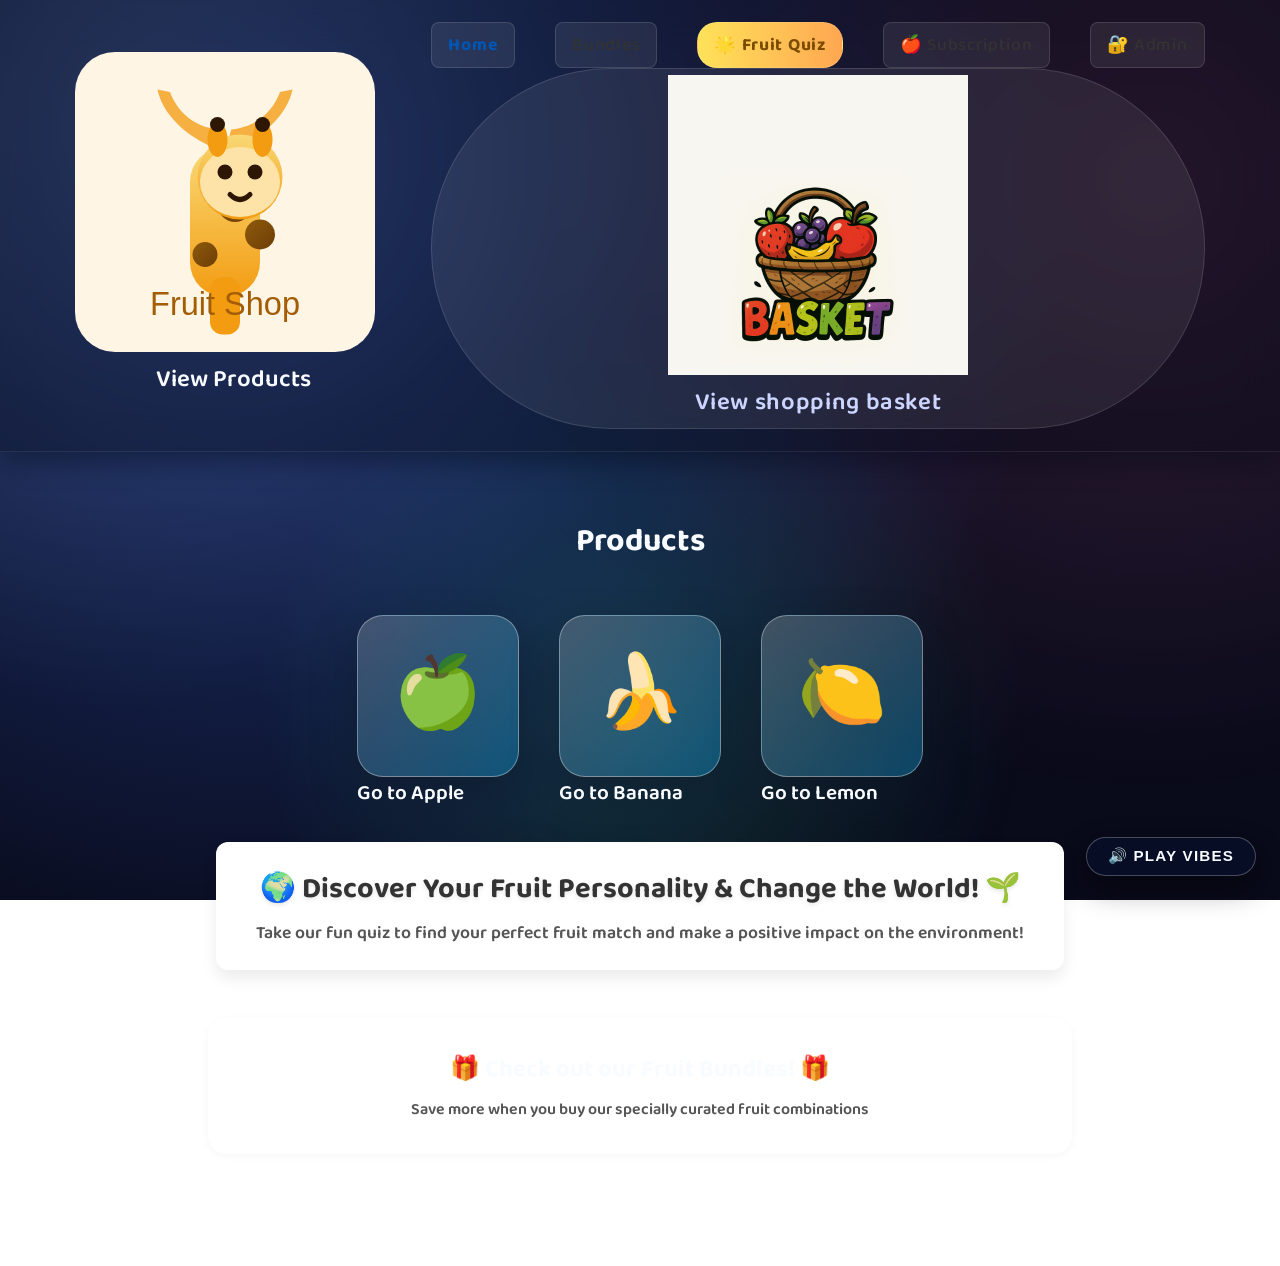
<file: index.html>
<!DOCTYPE html>
<html lang="en">
  <head>
    <meta charset="UTF-8" />
    <meta name="viewport" content="width=device-width, initial-scale=1.0" />
    <title>Welcome to Fruit Shop - Fresh Fruits Online</title>
    <link rel="stylesheet" href="style.css" />
  </head>
  <body>
    <header role="banner">
      <div class="header-center">
        <a href="index.html" class="logo" aria-label="Go to homepage">
          <img
            src="img/giraffe-logo.svg"
            class="logo-img"
            alt="Fruit Shop Logo"
          />
          <span class="products-text" style="text-align: center">
            View Products
          </span>
        </a>
        <nav role="navigation" aria-label="Main navigation">
          <div class="nav-links">
            <a href="index.html" class="active">Home</a>
            <a href="bundles.html">Bundles</a>
            <a href="personality-quiz.html" class="quiz-link">🌟 Fruit Quiz</a>
            <a href="subscription.html" class="subscription-link">🍎 Subscription</a>
            <a href="admin.html" class="admin-link">🔐 Admin</a>
          </div>
          <a
            href="basket.html"
            class="basket-link"
            aria-label="View shopping basket"
            style="position: relative"
          >
            <img
              src="img/basket-icon.png"
              class="basket-img"
              alt="Shopping basket icon"
            />
            <span class="basket-text">View shopping basket</span>
          </a>
        </nav>
      </div>
    </header>
    <main id="main-content" role="main">
      <h1 class="products-title">Products</h1>
      <ul class="emoji-list" role="list" aria-label="Product list">
        <li data-product-id="apple">
          <a
            href="product-apple.html"
            class="emoji-box"
            aria-label="View Apple product details"
            >🍏</a
          >
          <a href="product-apple.html">Go to Apple</a>
        </li>
        <li data-product-id="banana">
          <a
            href="product-banana.html"
            class="emoji-box"
            aria-label="View Banana product details"
            >🍌</a
          >
          <a href="product-banana.html">Go to Banana</a>
        </li>
        <li data-product-id="lemon">
          <a
            href="product-lemon.html"
            class="emoji-box"
            aria-label="View Lemon product details"
            >🍋</a
          >
          <a href="product-lemon.html">Go to Lemon</a>
        </li>
      </ul>
      <div class="quiz-promo">
        <a href="personality-quiz.html" class="quiz-link" aria-label="Take our Fruit Personality Quiz">
          <h2>🌍 Discover Your Fruit Personality & Change the World! 🌱</h2>
          <p>Take our fun quiz to find your perfect fruit match and make a positive impact on the environment!</p>
        </a>
      </div>
      <div class="bundles-promo">
        <a href="bundles.html" class="bundle-link" aria-label="View our fruit bundles">
          <h2>🎁 Check out our Fruit Bundles! 🎁</h2>
          <p>Save more when you buy our specially curated fruit combinations</p>
        </a>
      </div>
    </main>
    <script src="shop.js"></script>
  </body>
</html>
</file>
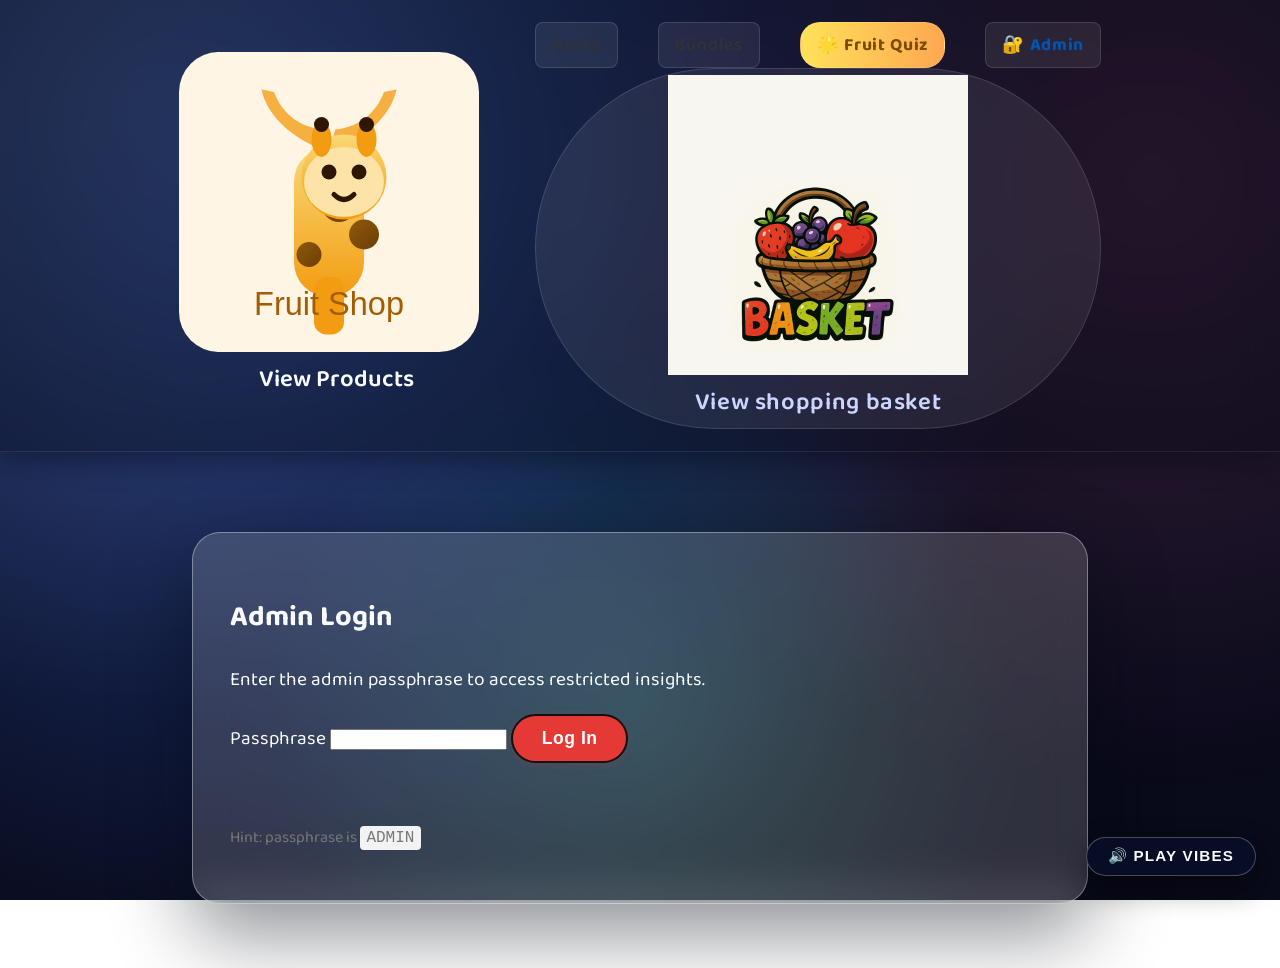
<file: admin.html>
<!DOCTYPE html>
<html lang="en">
  <head>
    <meta charset="UTF-8" />
    <meta name="viewport" content="width=device-width, initial-scale=1.0" />
    <title>Admin Dashboard - Fruit Shop</title>
    <link rel="stylesheet" href="style.css" />
  </head>
  <body>
    <header role="banner">
      <div class="header-center">
        <a href="index.html" class="logo" aria-label="Go to homepage">
          <img
            src="img/giraffe-logo.svg"
            class="logo-img"
            alt="Fruit Shop Logo"
          />
          <span class="products-text" style="text-align: center">
            View Products
          </span>
        </a>
        <nav role="navigation" aria-label="Main navigation">
          <div class="nav-links">
            <a href="index.html">Home</a>
            <a href="bundles.html">Bundles</a>
            <a href="personality-quiz.html" class="quiz-link">🌟 Fruit Quiz</a>
            <a href="admin.html" class="admin-link active">🔐 Admin</a>
          </div>
          <a
            href="basket.html"
            class="basket-link"
            aria-label="View shopping basket"
            style="position: relative"
          >
            <img
              src="img/basket-icon.png"
              class="basket-img"
              alt="Shopping basket icon"
            />
            <span class="basket-text">View shopping basket</span>
          </a>
        </nav>
      </div>
    </header>
    <main id="main-content" role="main" class="admin-main">
      <section
        id="adminLoginSection"
        class="content-box admin-card"
        aria-live="polite"
      >
        <h1>Admin Login</h1>
        <p>Enter the admin passphrase to access restricted insights.</p>
        <form id="adminLoginForm">
          <label for="adminPass">Passphrase</label>
          <input
            type="password"
            id="adminPass"
            name="adminPass"
            required
            aria-required="true"
          />
          <button type="submit" class="cart-action-btn">Log In</button>
        </form>
        <p id="adminLoginError" class="admin-error" role="alert"></p>
        <p class="admin-hint" aria-live="polite">
          Hint: passphrase is <span class="admin-code">ADMIN</span>
        </p>
      </section>
      <section
        id="adminDashboardSection"
        class="content-box admin-card"
        style="display: none"
        aria-live="polite"
      >
        <div class="admin-dashboard-header">
          <div>
            <p class="admin-eyebrow">Secure area</p>
            <h1>Product Overview</h1>
          </div>
          <button id="adminLogoutBtn" class="secondary-btn">Logout</button>
        </div>
        <p>
          Monitor all products from a single place. Use the visibility toggles
          to enable or disable what shoppers can see on the public site.
        </p>
        <div class="admin-table-wrapper">
          <table class="admin-table" aria-label="Products overview table">
            <thead>
              <tr>
                <th scope="col">Emoji</th>
                <th scope="col">Product</th>
                <th scope="col">SKU</th>
                <th scope="col">Tagline</th>
                <th scope="col">Status</th>
                <th scope="col">Visibility</th>
              </tr>
            </thead>
            <tbody id="adminProductsBody"></tbody>
          </table>
        </div>
      </section>
    </main>
    <script src="shop.js"></script>
    <script src="admin.js"></script>
  </body>
</html>
</file>
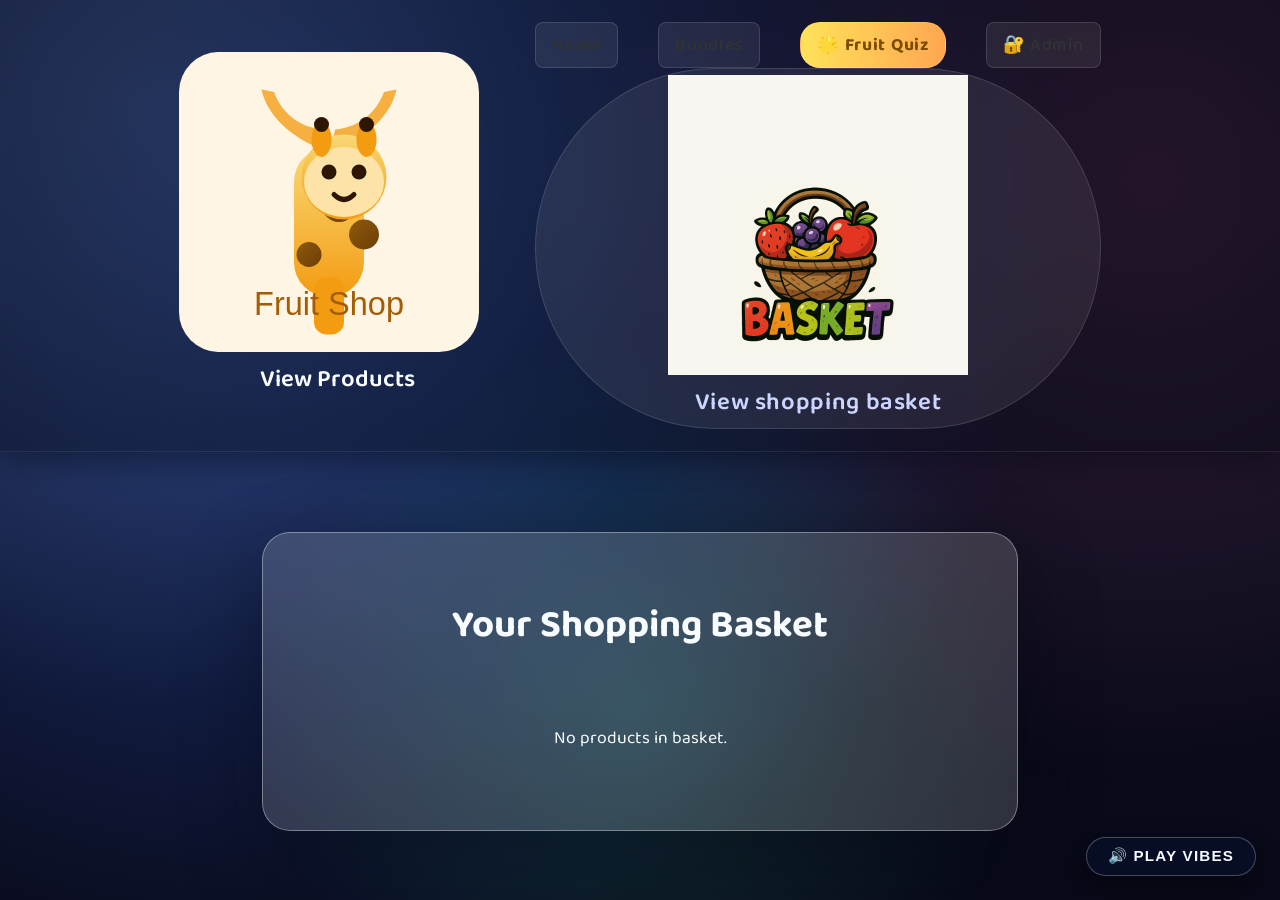
<file: basket.html>
<!DOCTYPE html>
<html lang="en">
  <head>
    <meta charset="UTF-8" />
    <meta name="viewport" content="width=device-width, initial-scale=1.0" />
    <title>Shopping Basket - Fruit Shop</title>
    <link rel="stylesheet" href="style.css" />
  </head>
  <body>
    <header role="banner">
      <div class="header-center">
        <a href="index.html" class="logo" aria-label="Go to homepage">
          <img
            src="img/giraffe-logo.svg"
            class="logo-img"
            alt="Fruit Shop Logo"
          />
          <span class="products-text" style="text-align: center">
            View Products
          </span>
        </a>
        <nav role="navigation" aria-label="Main navigation">
          <div class="nav-links">
            <a href="index.html">Home</a>
            <a href="bundles.html">Bundles</a>
            <a href="personality-quiz.html" class="quiz-link">🌟 Fruit Quiz</a>
            <a href="admin.html" class="admin-link">🔐 Admin</a>
          </div>
          <a
            href="basket.html"
            class="basket-link"
            aria-label="View shopping basket"
            style="position: relative"
          >
            <img
              src="img/basket-icon.png"
              class="basket-img"
              alt="Shopping basket icon"
            />
            <span class="basket-text">View shopping basket</span>
          </a>
        </nav>
      </div>
    </header>
    <main id="main-content" role="main">
      <div class="content-box">
        <h1>Your Shopping Basket</h1>
        <ul
          class="order-list"
          id="basketList"
          aria-label="Shopping basket items"
        ></ul>
        <div class="cart-buttons-row" role="group" aria-label="Basket actions">
          <button id="clearBasket" aria-label="Clear all items from basket">
            Clear Basket
          </button>
          <a
            href="checkout.html"
            id="checkoutLink"
            aria-label="Proceed to checkout"
          >
            <button id="checkoutBtn">Checkout</button>
          </a>
        </div>
      </div>
    </main>
    <script src="shop.js"></script>
    <script>
      renderBasket();
      document.getElementById("clearBasket").onclick = function () {
        clearBasket();
        renderBasket();
      };
    </script>
  </body>
</html>
</file>
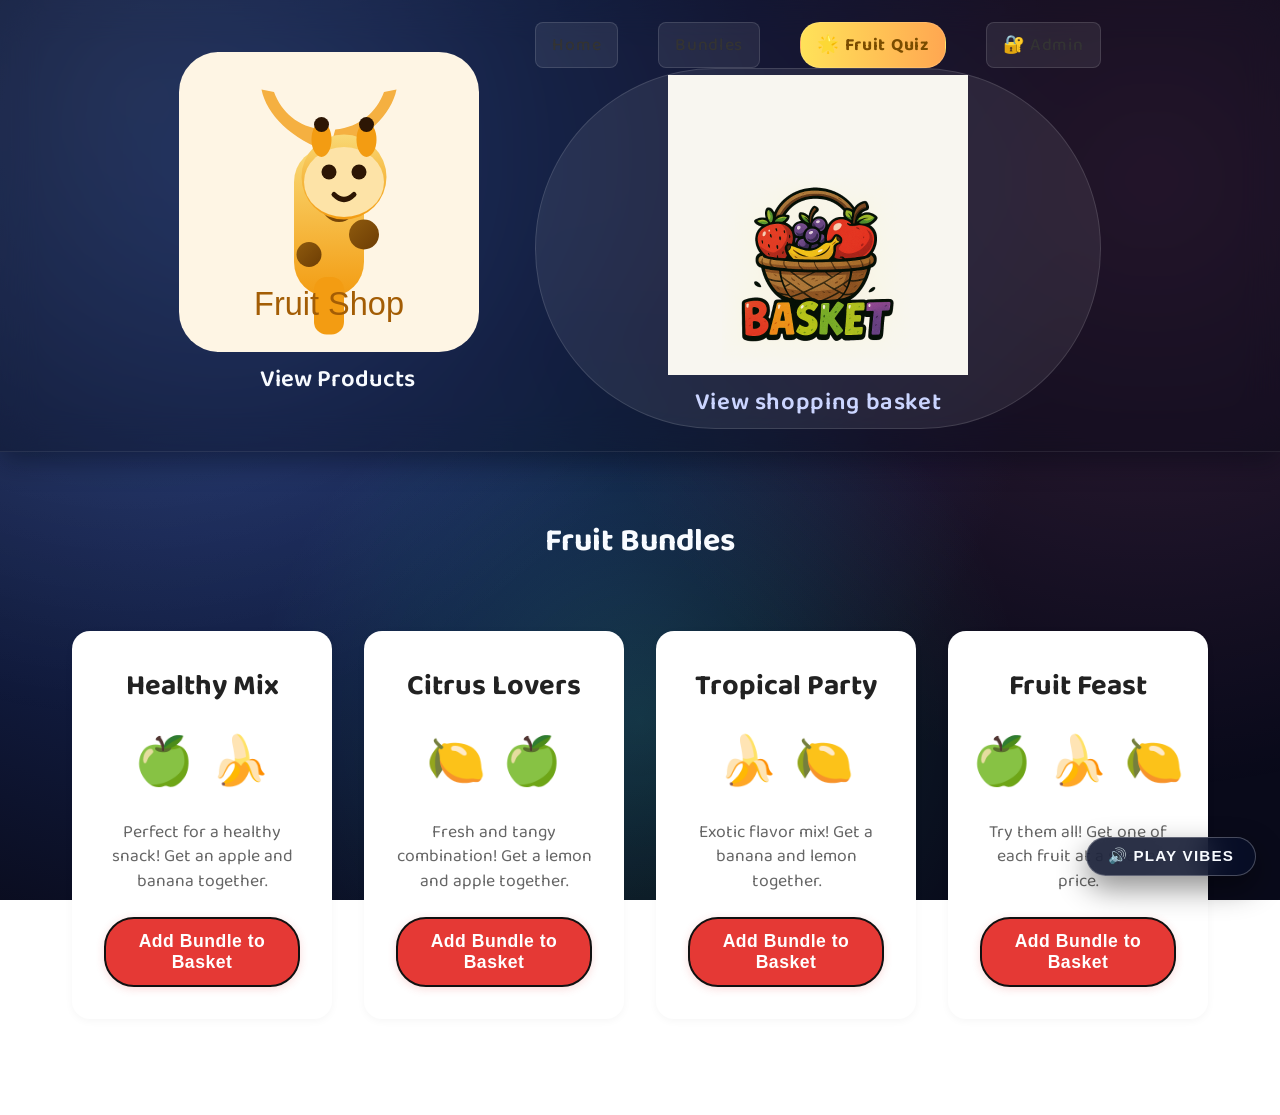
<file: bundles.html>
<!DOCTYPE html>
<html lang="en">
  <head>
    <meta charset="UTF-8" />
    <meta name="viewport" content="width=device-width, initial-scale=1.0" />
    <title>Fruit Bundles - Fruit Shop</title>
    <link rel="stylesheet" href="style.css" />
  </head>
  <body>
    <header role="banner">
      <div class="header-center">
        <a href="index.html" class="logo" aria-label="Go to homepage">
          <img
            src="img/giraffe-logo.svg"
            class="logo-img"
            alt="Fruit Shop Logo"
          />
          <span class="products-text" style="text-align: center">
            View Products
          </span>
        </a>
        <nav role="navigation" aria-label="Main navigation">
          <div class="nav-links">
            <a href="index.html">Home</a>
            <a href="bundles.html">Bundles</a>
            <a href="personality-quiz.html" class="quiz-link">🌟 Fruit Quiz</a>
            <a href="admin.html" class="admin-link">🔐 Admin</a>
          </div>
          <a
            href="basket.html"
            class="basket-link"
            aria-label="View shopping basket"
            style="position: relative"
          >
            <img
              src="img/basket-icon.png"
              class="basket-img"
              alt="Shopping basket icon"
            />
            <span class="basket-text">View shopping basket</span>
          </a>
        </nav>
      </div>
    </header>
    <main id="main-content" role="main">
      <h1 class="products-title">Fruit Bundles</h1>
      <div class="bundles-container">
        <div class="bundle-card">
          <h2>Healthy Mix</h2>
          <div class="bundle-emojis">
            <span role="img" aria-label="Apple">🍏</span>
            <span role="img" aria-label="Banana">🍌</span>
          </div>
          <p class="bundle-desc">Perfect for a healthy snack! Get an apple and banana together.</p>
          <button
            onclick="addBundle('healthy_mix')"
            class="cart-action-btn"
            aria-label="Add Healthy Mix bundle to basket"
          >
            Add Bundle to Basket
          </button>
        </div>

        <div class="bundle-card">
          <h2>Citrus Lovers</h2>
          <div class="bundle-emojis">
            <span role="img" aria-label="Lemon">🍋</span>
            <span role="img" aria-label="Apple">🍏</span>
          </div>
          <p class="bundle-desc">Fresh and tangy combination! Get a lemon and apple together.</p>
          <button
            onclick="addBundle('citrus_lovers')"
            class="cart-action-btn"
            aria-label="Add Citrus Lovers bundle to basket"
          >
            Add Bundle to Basket
          </button>
        </div>

        <div class="bundle-card">
          <h2>Tropical Party</h2>
          <div class="bundle-emojis">
            <span role="img" aria-label="Banana">🍌</span>
            <span role="img" aria-label="Lemon">🍋</span>
          </div>
          <p class="bundle-desc">Exotic flavor mix! Get a banana and lemon together.</p>
          <button
            onclick="addBundle('tropical_party')"
            class="cart-action-btn"
            aria-label="Add Tropical Party bundle to basket"
          >
            Add Bundle to Basket
          </button>
        </div>

        <div class="bundle-card">
          <h2>Fruit Feast</h2>
          <div class="bundle-emojis">
            <span role="img" aria-label="Apple">🍏</span>
            <span role="img" aria-label="Banana">🍌</span>
            <span role="img" aria-label="Lemon">🍋</span>
          </div>
          <p class="bundle-desc">Try them all! Get one of each fruit at a special price.</p>
          <button
            onclick="addBundle('fruit_feast')"
            class="cart-action-btn"
            aria-label="Add Fruit Feast bundle to basket"
          >
            Add Bundle to Basket
          </button>
        </div>
      </div>
    </main>
    <script src="shop.js"></script>
  </body>
</html>
</file>
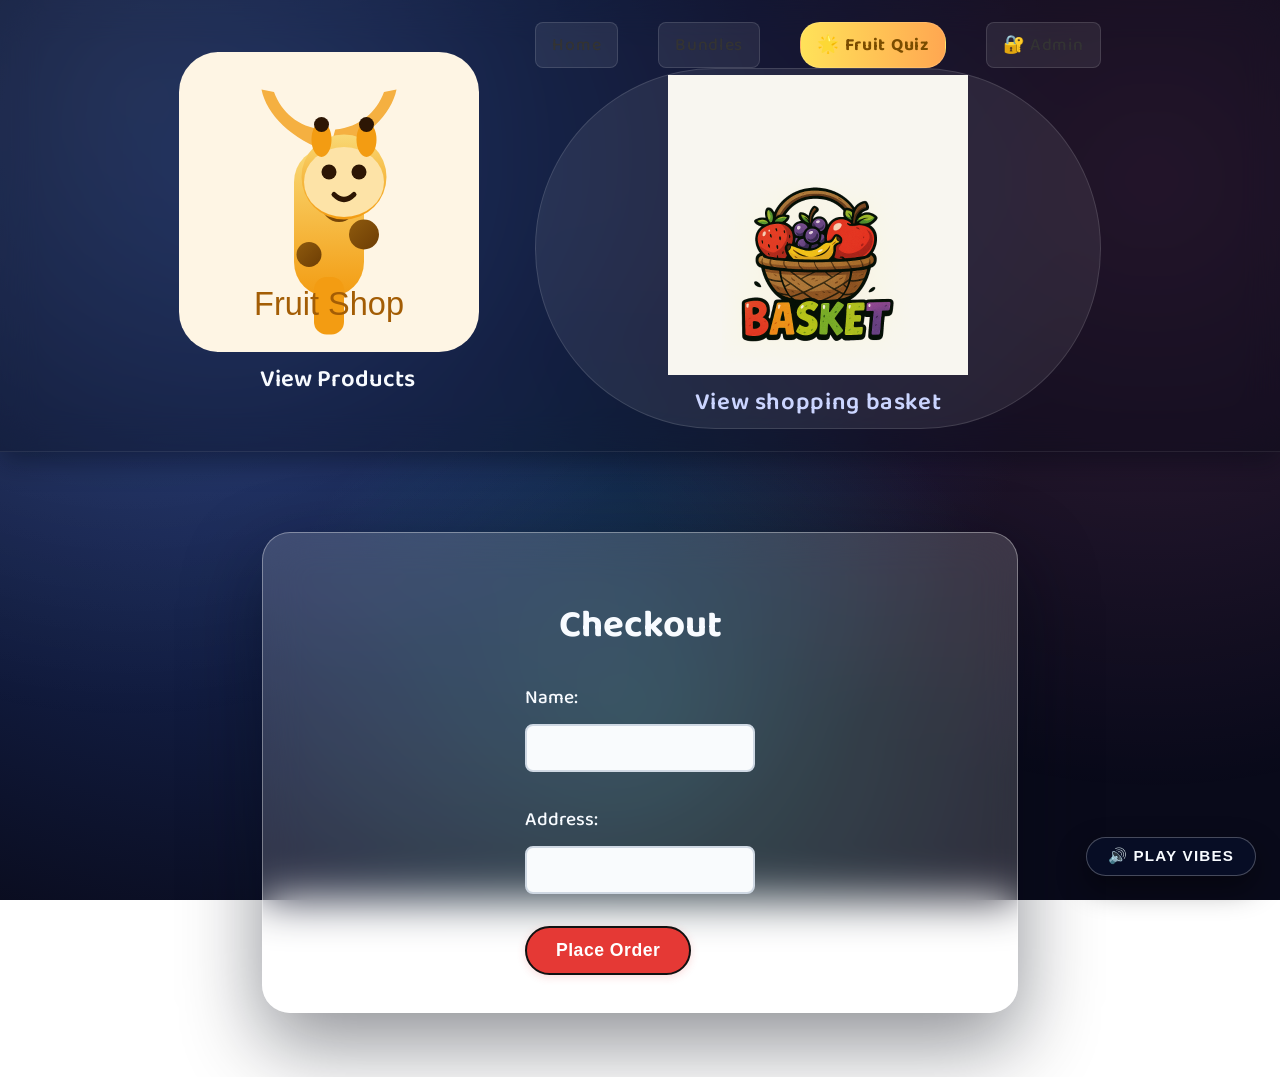
<file: checkout.html>
<!DOCTYPE html>
<html lang="en">
  <head>
    <meta charset="UTF-8" />
    <meta name="viewport" content="width=device-width, initial-scale=1.0" />
    <title>Checkout - Complete Your Order - Fruit Shop</title>
    <link rel="stylesheet" href="style.css" />
  </head>
  <body>
    <header role="banner">
      <div class="header-center">
        <a href="index.html" class="logo" aria-label="Go to homepage">
          <img
            src="img/giraffe-logo.svg"
            class="logo-img"
            alt="Fruit Shop Logo"
          />
          <span class="products-text" style="text-align: center">
            View Products
          </span>
        </a>
        <nav role="navigation" aria-label="Main navigation">
          <div class="nav-links">
            <a href="index.html">Home</a>
            <a href="bundles.html">Bundles</a>
            <a href="personality-quiz.html" class="quiz-link">🌟 Fruit Quiz</a>
            <a href="admin.html" class="admin-link">🔐 Admin</a>
          </div>
          <a
            href="basket.html"
            class="basket-link"
            aria-label="View shopping basket"
            style="position: relative"
          >
            <img
              src="img/basket-icon.png"
              class="basket-img"
              alt="Shopping basket icon"
            />
            <span class="basket-text">View shopping basket</span>
          </a>
        </nav>
      </div>
    </header>
    <main id="main-content" role="main">
      <div class="content-box">
        <h1>Checkout</h1>
        <form id="checkoutForm" role="form" aria-label="Checkout form">
          <div class="form-group">
            <label for="name">Name:</label>
            <input
              type="text"
              id="name"
              name="name"
              required
              aria-required="true"
              aria-label="Enter your full name"
            />
          </div>
          <div class="form-group">
            <label for="address">Address:</label>
            <input
              type="text"
              id="address"
              name="address"
              required
              aria-required="true"
              aria-label="Enter your delivery address"
            />
          </div>
          <button
            type="submit"
            class="cart-action-btn"
            aria-label="Place order"
          >
            Place Order
          </button>
        </form>
        <div
          id="successMsg"
          style="display: none; color: green; margin-top: 1rem"
          role="alert"
          aria-live="polite"
        >
          Thank you for your order!
        </div>
      </div>
    </main>
    <script src="shop.js"></script>
    <script>
      renderBasket();
      document.getElementById("checkoutForm").onsubmit = function (e) {
        e.preventDefault();
        document.getElementById("successMsg").style.display = "block";
        document.getElementById("checkoutForm").style.display = "none";
        clearBasket();
        renderBasket();
      };
    </script>
  </body>
</html>
</file>
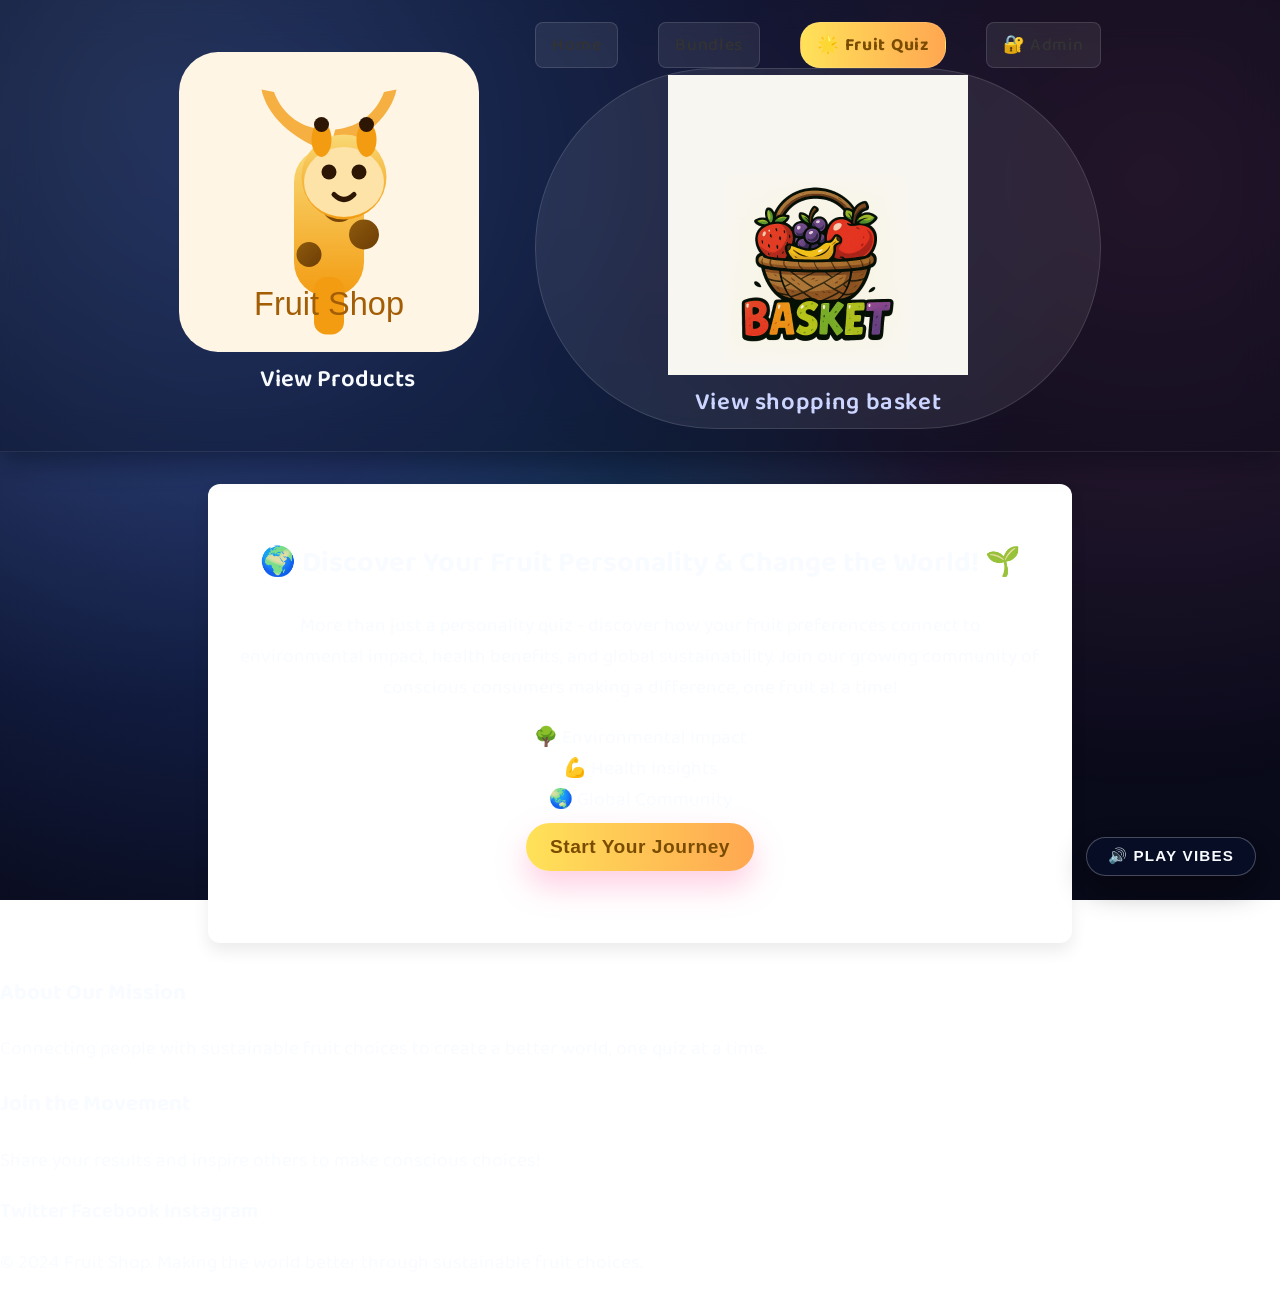
<file: personality-quiz.html>
<!DOCTYPE html>
<html lang="en">
<head>
    <meta charset="UTF-8">
    <meta name="viewport" content="width=device-width, initial-scale=1.0">
    <title>Fruit Personality Quiz - Change the World with Your Choices!</title>
    <link rel="stylesheet" href="style.css">
    <meta name="description" content="Discover your fruit personality and make a positive impact on the world! Take our quiz to learn how your choices affect the environment and get personalized recommendations.">
    <meta property="og:title" content="Fruit Personality Quiz - Change the World!">
    <meta property="og:description" content="Discover your fruit personality and make a positive impact on the world!">
    <meta property="og:image" content="img/giraffe-logo.svg">
</head>
<body>
    <header role="banner">
      <div class="header-center">
        <a href="index.html" class="logo" aria-label="Go to homepage">
          <img
            src="img/giraffe-logo.svg"
            class="logo-img"
            alt="Fruit Shop Logo"
          />
          <span class="products-text" style="text-align: center">
            View Products
          </span>
        </a>
        <nav role="navigation" aria-label="Main navigation">
          <div class="nav-links">
            <a href="index.html">Home</a>
            <a href="bundles.html">Bundles</a>
            <a href="personality-quiz.html" class="quiz-link">🌟 Fruit Quiz</a>
            <a href="admin.html" class="admin-link">🔐 Admin</a>
          </div>
          <a
            href="basket.html"
            class="basket-link"
            aria-label="View shopping basket"
            style="position: relative"
          >
            <img
              src="img/basket-icon.png"
              class="basket-img"
              alt="Shopping basket icon"
            />
            <span class="basket-text">View shopping basket</span>
          </a>
        </nav>
      </div>
    </header>

    <main class="quiz-container">
        <section id="quiz-intro" class="quiz-section">
            <h1>🌍 Discover Your Fruit Personality & Change the World! 🌱</h1>
            <div class="intro-content">
                <p class="intro-text">
                    More than just a personality quiz - discover how your fruit preferences connect to environmental impact, health benefits, and global sustainability. Join our growing community of conscious consumers making a difference, one fruit at a time!
                </p>
                <div class="impact-preview">
                    <div class="impact-stat">
                        <span class="number">🌳</span>
                        <span class="label">Environmental Impact</span>
                    </div>
                    <div class="impact-stat">
                        <span class="number">💪</span>
                        <span class="label">Health Insights</span>
                    </div>
                    <div class="impact-stat">
                        <span class="number">🌏</span>
                        <span class="label">Global Community</span>
                    </div>
                </div>
            </div>
            <div id="quiz-start">
                <button onclick="startQuiz()" class="start-button">Start Your Journey</button>
            </div>
        </section>

        <section id="quiz-questions" class="quiz-section" style="display: none;">
            <!-- Questions will be dynamically inserted here -->
        </section>

        <section id="quiz-result" class="quiz-section" style="display: none;">
            <!-- Results will be dynamically inserted here -->
        </section>
    </main>

    <footer>
        <div class="footer-content">
            <div class="footer-section">
                <h3>About Our Mission</h3>
                <p>Connecting people with sustainable fruit choices to create a better world, one quiz at a time.</p>
            </div>
            <div class="footer-section">
                <h3>Join the Movement</h3>
                <p>Share your results and inspire others to make conscious choices!</p>
                <div class="social-links">
                    <a href="#" class="social-link">Twitter</a>
                    <a href="#" class="social-link">Facebook</a>
                    <a href="#" class="social-link">Instagram</a>
                </div>
            </div>
        </div>
        <div class="footer-bottom">
            <p>&copy; 2024 Fruit Shop. Making the world better through sustainable fruit choices.</p>
        </div>
    </footer>

    <script src="shop.js"></script>
    <script src="quiz.js"></script>
</body>
</html>
</file>
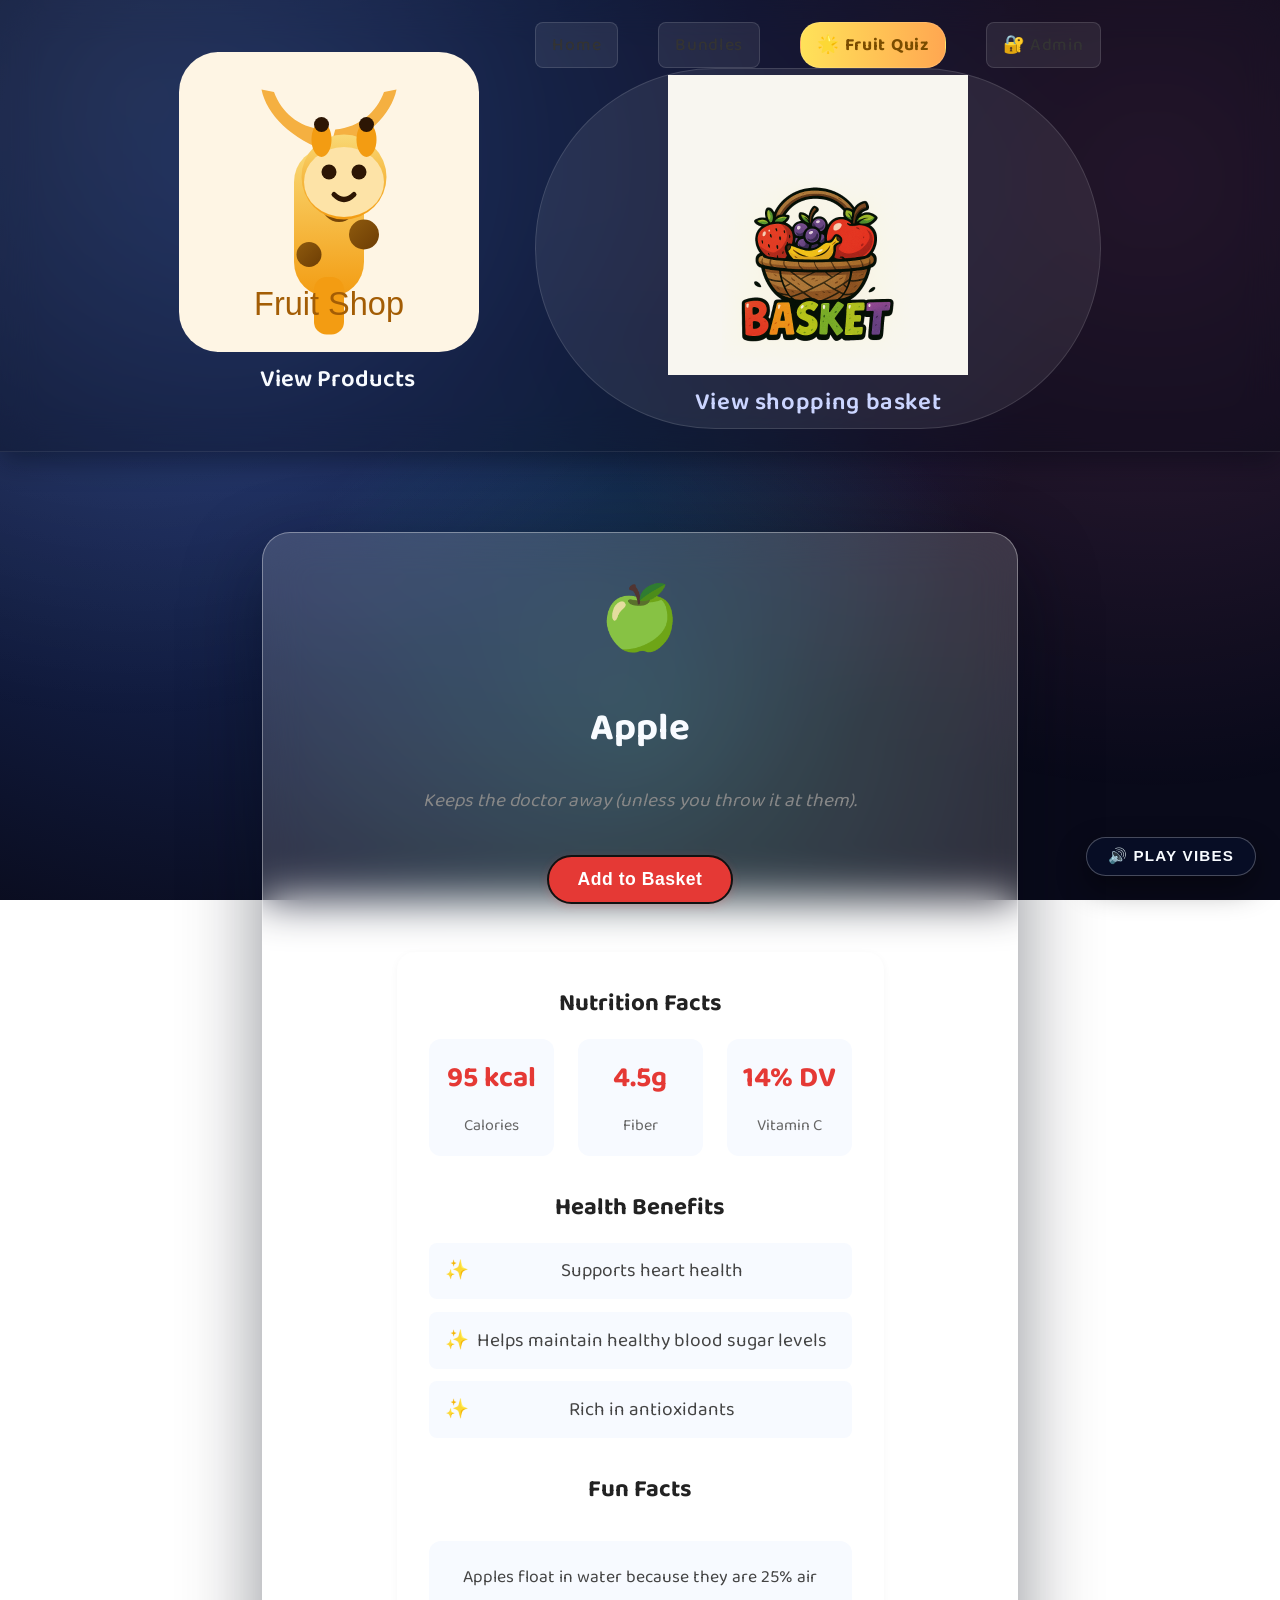
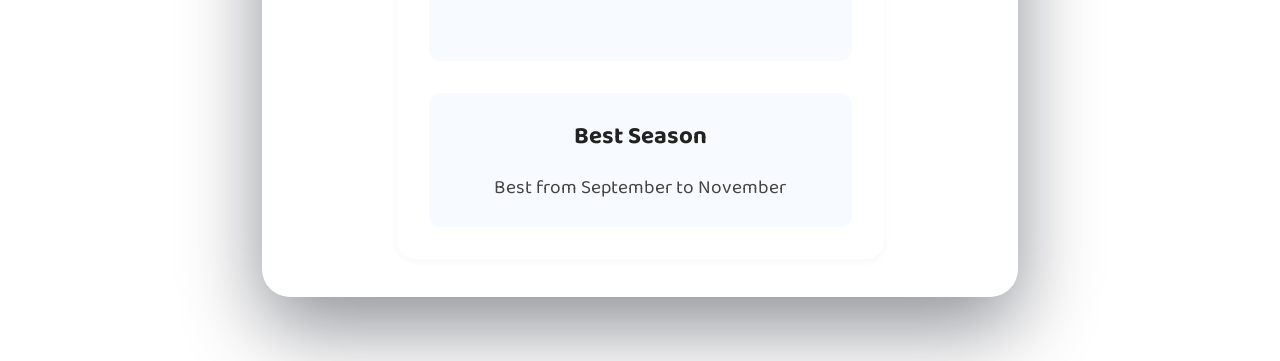
<file: product-apple.html>
<!DOCTYPE html>
<html lang="en">
  <head>
    <meta charset="UTF-8" />
    <meta name="viewport" content="width=device-width, initial-scale=1.0" />
    <title>Fresh Apple - Fruit Shop</title>
    <link rel="stylesheet" href="style.css" />
  </head>
  <body>
    <header role="banner">
      <div class="header-center">
        <a href="index.html" class="logo" aria-label="Go to homepage">
          <img
            src="img/giraffe-logo.svg"
            class="logo-img"
            alt="Fruit Shop Logo"
          />
          <span class="products-text" style="text-align: center">
            View Products
          </span>
        </a>
        <nav role="navigation" aria-label="Main navigation">
          <div class="nav-links">
            <a href="index.html">Home</a>
            <a href="bundles.html">Bundles</a>
            <a href="personality-quiz.html" class="quiz-link">🌟 Fruit Quiz</a>
            <a href="admin.html" class="admin-link">🔐 Admin</a>
          </div>
          <a
            href="basket.html"
            class="basket-link"
            aria-label="View shopping basket"
            style="position: relative"
          >
            <img
              src="img/basket-icon.png"
              class="basket-img"
              alt="Shopping basket icon"
            />
            <span class="basket-text">View shopping basket</span>
          </a>
        </nav>
      </div>
    </header>
    <main id="main-content" role="main">
      <div class="content-box" style="text-align: center">
        <div style="font-size: 4rem" role="img" aria-label="Apple emoji">
          🍏
        </div>
        <h1>Apple</h1>
        <div class="product-desc" aria-label="Product description">
          Keeps the doctor away (unless you throw it at them).
        </div>
        <div style="margin-top: 1.2rem">
          <button
            id="addToBasket"
            class="cart-action-btn"
            aria-label="Add Apple to basket"
          >
            Add to Basket
          </button>
        </div>
        <div id="factsContainer"></div>
      </div>
    </main>
    <script src="shop.js"></script>
    <script src="fruit-facts.js"></script>
    <script>
      redirectIfProductDisabled("apple");

      document.getElementById("addToBasket").onclick = function () {
        addToBasket("apple");
      };
      
      // Add facts section
      document.getElementById("factsContainer").innerHTML = createFactsSection("apple");
      initFactsCarousel();
    </script>
  </body>
</html>
</file>
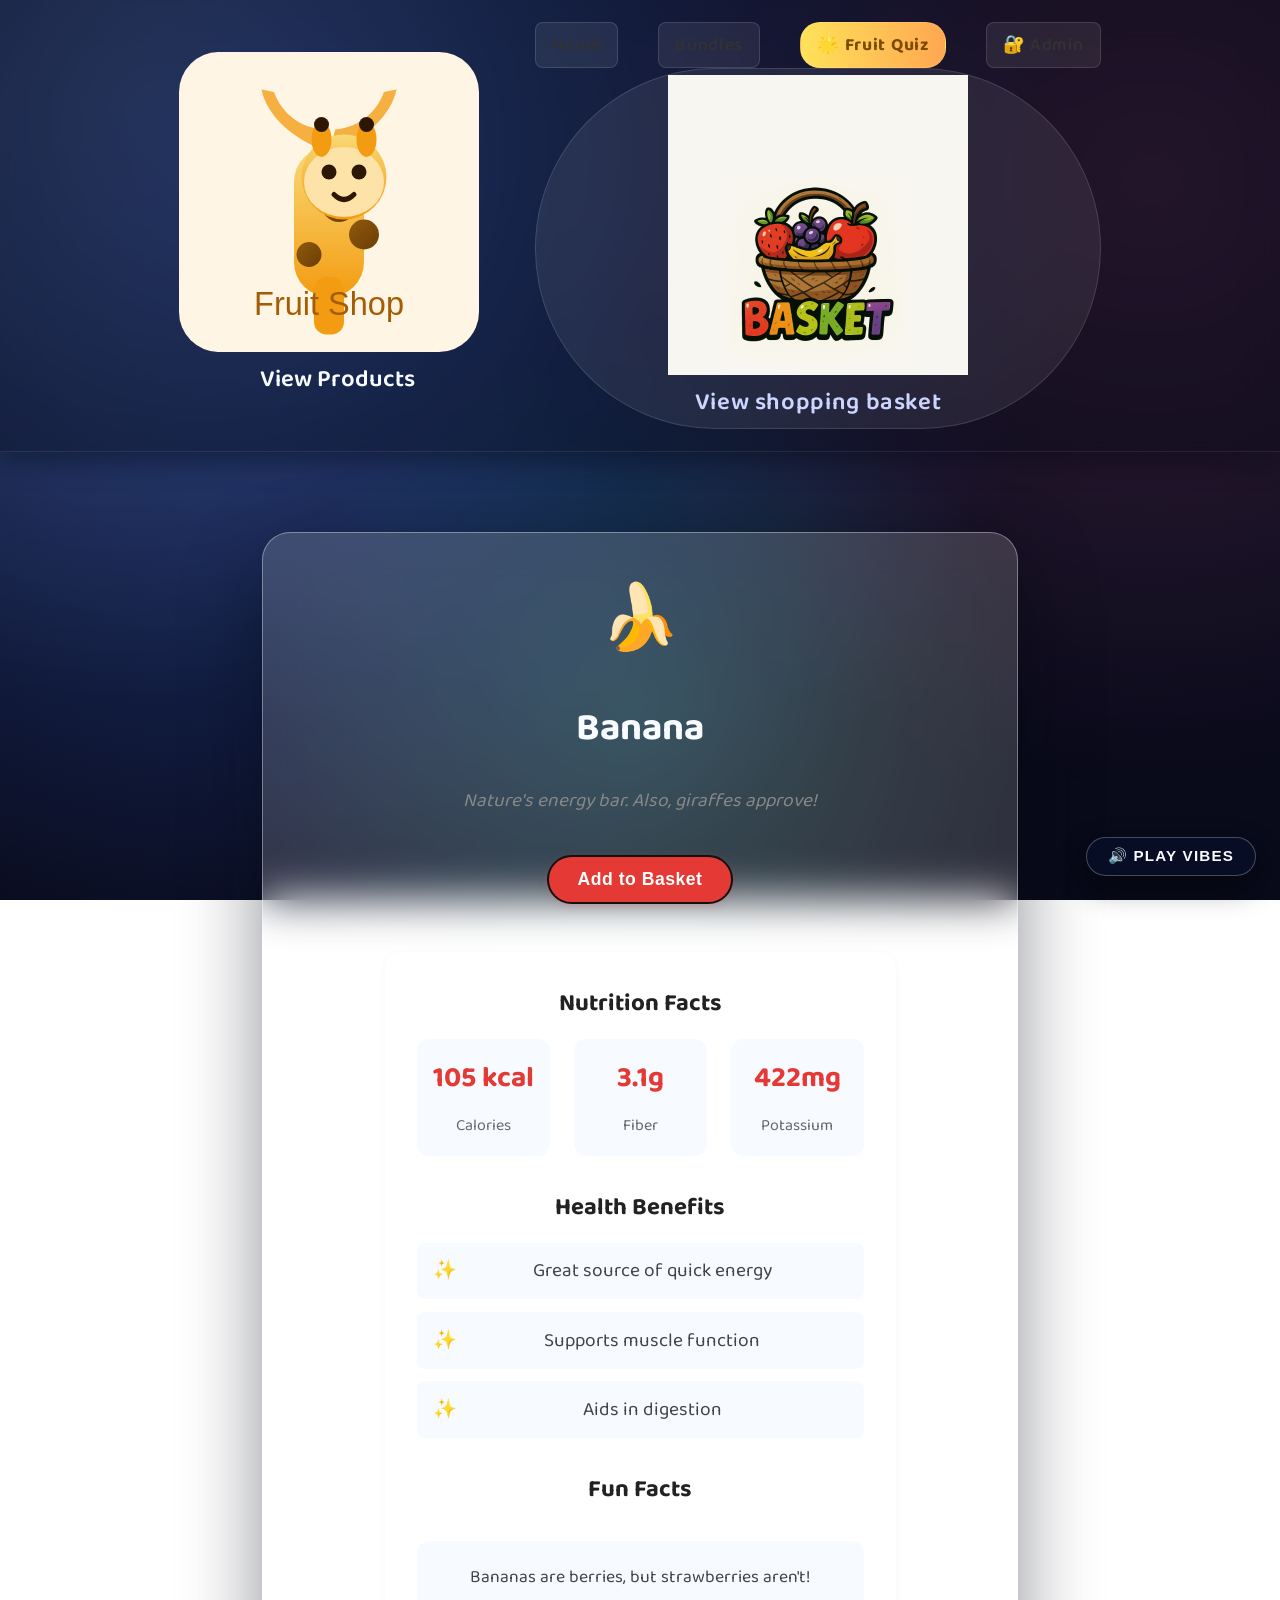
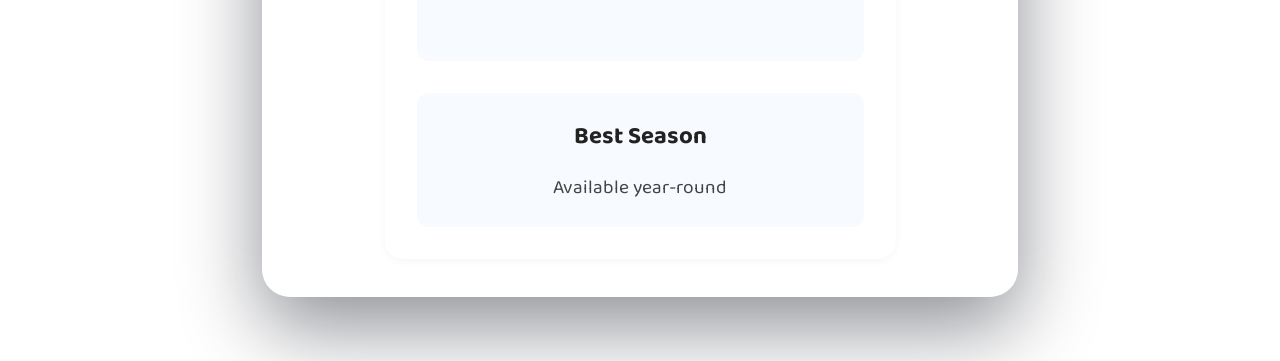
<file: product-banana.html>
<!DOCTYPE html>
<html lang="en">
  <head>
    <meta charset="UTF-8" />
    <meta name="viewport" content="width=device-width, initial-scale=1.0" />
    <title>Fresh Banana - Fruit Shop</title>
    <link rel="stylesheet" href="style.css" />
  </head>
  <body>
    <header role="banner">
      <div class="header-center">
        <a href="index.html" class="logo" aria-label="Go to homepage">
          <img
            src="img/giraffe-logo.svg"
            class="logo-img"
            alt="Fruit Shop Logo"
          />
          <span class="products-text" style="text-align: center">
            View Products
          </span>
        </a>
        <nav role="navigation" aria-label="Main navigation">
          <div class="nav-links">
            <a href="index.html">Home</a>
            <a href="bundles.html">Bundles</a>
            <a href="personality-quiz.html" class="quiz-link">🌟 Fruit Quiz</a>
            <a href="admin.html" class="admin-link">🔐 Admin</a>
          </div>
          <a
            href="basket.html"
            class="basket-link"
            aria-label="View shopping basket"
            style="position: relative"
          >
            <img
              src="img/basket-icon.png"
              class="basket-img"
              alt="Shopping basket icon"
            />
            <span class="basket-text">View shopping basket</span>
          </a>
        </nav>
      </div>
    </header>
    <main id="main-content" role="main">
      <div class="content-box" style="text-align: center">
        <div style="font-size: 4rem" role="img" aria-label="Banana emoji">
          🍌
        </div>
        <h1>Banana</h1>
        <div class="product-desc" aria-label="Product description">
          Nature's energy bar. Also, giraffes approve!
        </div>
        <div style="margin-top: 1.2rem">
          <button
            id="addToBasket"
            class="cart-action-btn"
            aria-label="Add Banana to basket"
          >
            Add to Basket
          </button>
        </div>
        <div id="factsContainer"></div>
      </div>
    </main>
    <script src="shop.js"></script>
    <script src="fruit-facts.js"></script>
    <script>
      redirectIfProductDisabled("banana");

      document.getElementById("addToBasket").onclick = function () {
        addToBasket("banana");
      };
      
      // Add facts section
      document.getElementById("factsContainer").innerHTML = createFactsSection("banana");
      initFactsCarousel();
    </script>
  </body>
</html>
</file>
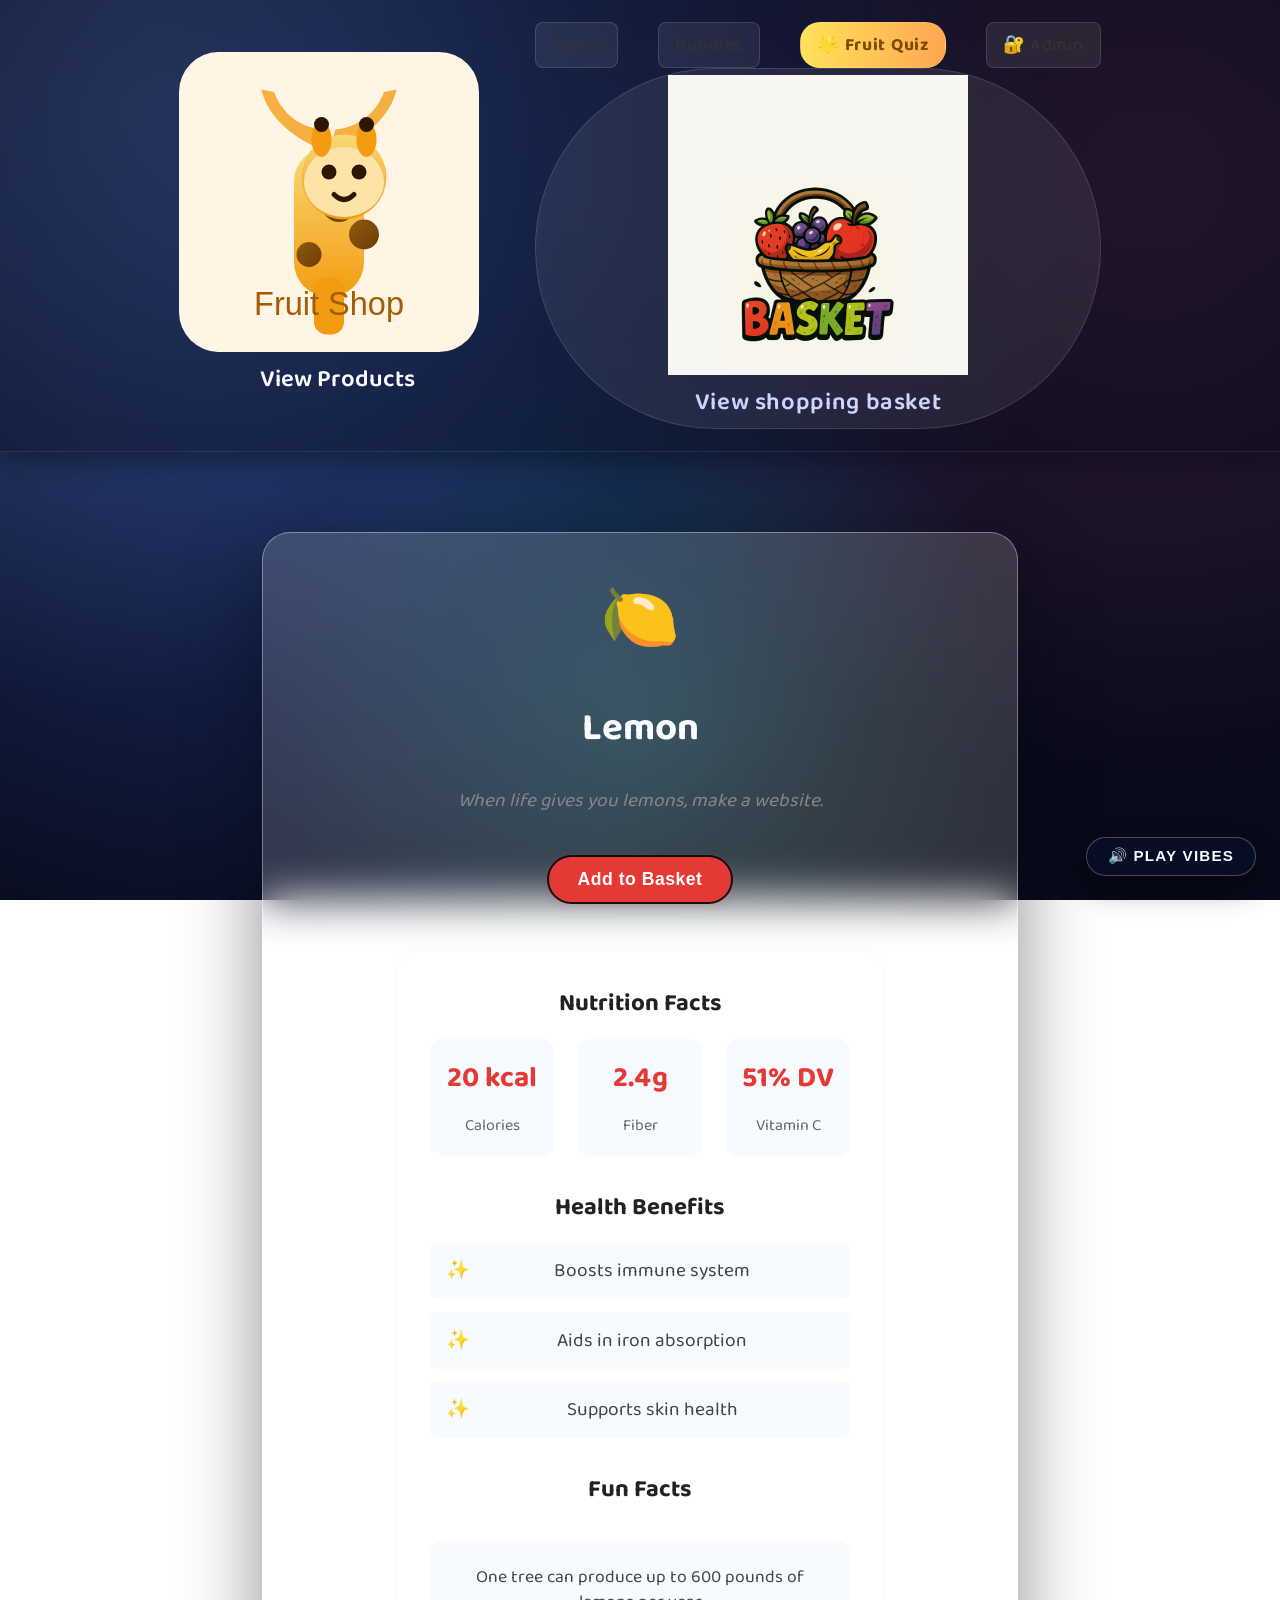
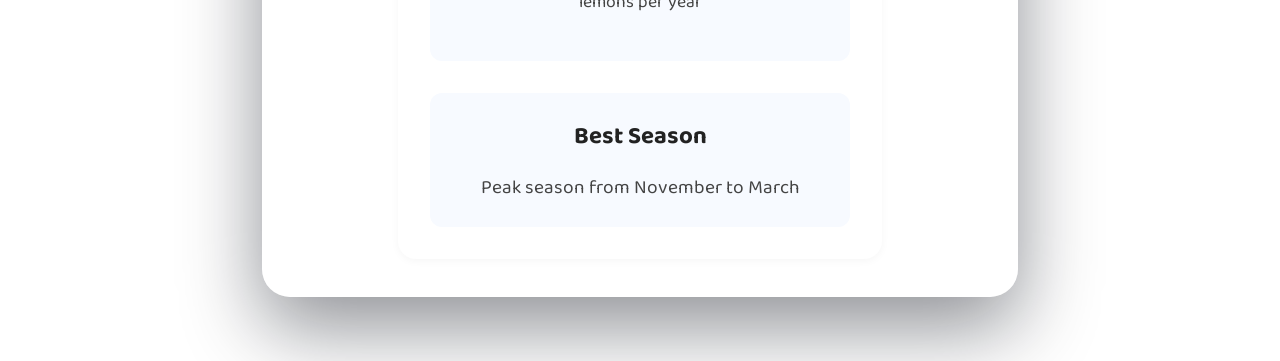
<file: product-lemon.html>
<!DOCTYPE html>
<html lang="en">
  <head>
    <meta charset="UTF-8" />
    <meta name="viewport" content="width=device-width, initial-scale=1.0" />
    <title>Fresh Lemon - Fruit Shop</title>
    <link rel="stylesheet" href="style.css" />
  </head>
  <body>
    <header role="banner">
      <div class="header-center">
        <a href="index.html" class="logo" aria-label="Go to homepage">
          <img
            src="img/giraffe-logo.svg"
            class="logo-img"
            alt="Fruit Shop Logo"
          />
          <span class="products-text" style="text-align: center">
            View Products
          </span>
        </a>
        <nav role="navigation" aria-label="Main navigation">
          <div class="nav-links">
            <a href="index.html">Home</a>
            <a href="bundles.html">Bundles</a>
            <a href="personality-quiz.html" class="quiz-link">🌟 Fruit Quiz</a>
            <a href="admin.html" class="admin-link">🔐 Admin</a>
          </div>
          <a
            href="basket.html"
            class="basket-link"
            aria-label="View shopping basket"
            style="position: relative"
          >
            <img
              src="img/basket-icon.png"
              class="basket-img"
              alt="Shopping basket icon"
            />
            <span class="basket-text">View shopping basket</span>
          </a>
        </nav>
      </div>
    </header>
    <main id="main-content" role="main">
      <div class="content-box" style="text-align: center">
        <div style="font-size: 4rem" role="img" aria-label="Lemon emoji">
          🍋
        </div>
        <h1>Lemon</h1>
        <div class="product-desc" aria-label="Product description">
          When life gives you lemons, make a website.
        </div>
        <div style="margin-top: 1.2rem">
          <button
            id="addToBasket"
            class="cart-action-btn"
            aria-label="Add Lemon to basket"
          >
            Add to Basket
          </button>
        </div>
        <div id="factsContainer"></div>
      </div>
    </main>
    <script src="shop.js"></script>
    <script src="fruit-facts.js"></script>
    <script>
      redirectIfProductDisabled("lemon");

      document.getElementById("addToBasket").onclick = function () {
        addToBasket("lemon");
      };
      
      // Add facts section
      document.getElementById("factsContainer").innerHTML = createFactsSection("lemon");
      initFactsCarousel();
    </script>
  </body>
</html>
</file>
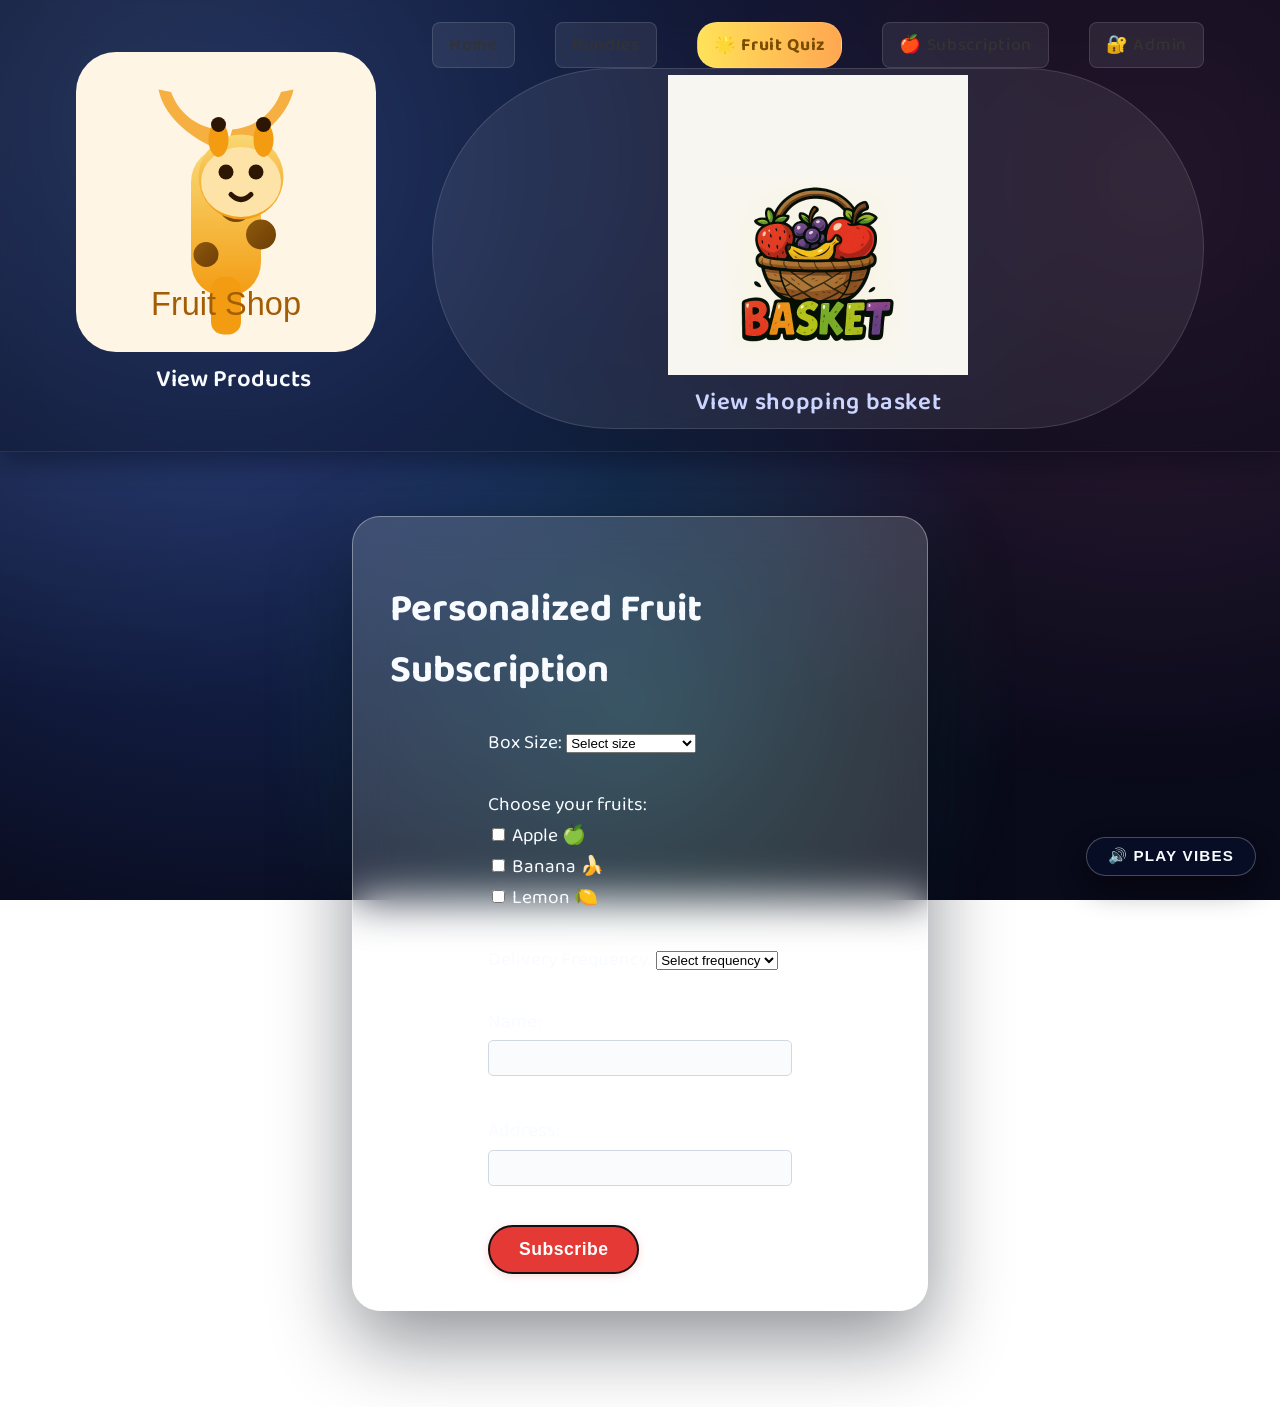
<file: subscription.html>
<!DOCTYPE html>
<html lang="en">
<head>
  <meta charset="UTF-8" />
  <meta name="viewport" content="width=device-width, initial-scale=1.0" />
  <title>Fruit Subscription - Fruit Shop</title>
  <link rel="stylesheet" href="style.css" />
</head>
<body>
  <header role="banner">
    <div class="header-center">
      <a href="index.html" class="logo" aria-label="Go to homepage">
        <img src="img/giraffe-logo.svg" class="logo-img" alt="Fruit Shop Logo" />
        <span class="products-text" style="text-align: center">View Products</span>
      </a>
      <nav role="navigation" aria-label="Main navigation">
        <div class="nav-links">
          <a href="index.html">Home</a>
          <a href="bundles.html">Bundles</a>
          <a href="personality-quiz.html" class="quiz-link">🌟 Fruit Quiz</a>
          <a href="subscription.html" class="subscription-link">🍎 Subscription</a>
          <a href="admin.html" class="admin-link">🔐 Admin</a>
        </div>
        <a href="basket.html" class="basket-link" aria-label="View shopping basket" style="position: relative">
          <img src="img/basket-icon.png" class="basket-img" alt="Shopping basket icon" />
          <span class="basket-text">View shopping basket</span>
        </a>
      </nav>
    </div>
  </header>
  <main id="main-content" role="main">
    <div class="content-box" style="max-width: 500px; margin: 2rem auto;">
      <h1>Personalized Fruit Subscription</h1>
      <form id="subscriptionForm">
        <label for="boxSize">Box Size:</label>
        <select id="boxSize" name="boxSize" required>
          <option value="">Select size</option>
          <option value="small">Small (5 fruits)</option>
          <option value="medium">Medium (10 fruits)</option>
          <option value="large">Large (20 fruits)</option>
        </select>
        <br /><br />
        <label>Choose your fruits:</label><br />
        <div data-product-id="apple">
          <input type="checkbox" name="fruits" value="Apple" /> Apple 🍏<br />
        </div>
        <div data-product-id="banana">
          <input type="checkbox" name="fruits" value="Banana" /> Banana 🍌<br />
        </div>
        <div data-product-id="lemon">
          <input type="checkbox" name="fruits" value="Lemon" /> Lemon 🍋<br />
        </div>
        <br />
        <label for="frequency">Delivery Frequency:</label>
        <select id="frequency" name="frequency" required>
          <option value="">Select frequency</option>
          <option value="weekly">Weekly</option>
          <option value="biweekly">Bi-Weekly</option>
          <option value="monthly">Monthly</option>
        </select>
        <br /><br />
        <label for="name">Name:</label>
        <input type="text" id="name" name="name" required />
        <br /><br />
        <label for="address">Address:</label>
        <input type="text" id="address" name="address" required />
        <br /><br />
        <button type="submit" class="cart-action-btn">Subscribe</button>
      </form>
      <div id="confirmationMsg" style="display:none; color:green; margin-top:1rem;"></div>
    </div>
  </main>
  <script src="shop.js"></script>
  <script>
    document.getElementById('subscriptionForm').onsubmit = function(e) {
      e.preventDefault();
      const boxSize = document.getElementById('boxSize').value;
      const frequency = document.getElementById('frequency').value;
      const name = document.getElementById('name').value;
      const address = document.getElementById('address').value;
      const fruits = Array.from(document.querySelectorAll('input[name="fruits"]:checked')).map(cb => cb.value);
      if (!boxSize || !frequency || !name || !address || fruits.length === 0) {
        alert('Please fill in all fields and select at least one fruit.');
        return;
      }
      const subscription = { boxSize, frequency, name, address, fruits, date: new Date().toISOString() };
      let subs = JSON.parse(localStorage.getItem('subscriptions') || '[]');
      subs.push(subscription);
      localStorage.setItem('subscriptions', JSON.stringify(subs));
      document.getElementById('confirmationMsg').innerText = 'Thank you for subscribing! Your personalized fruit box will be delivered soon.';
      document.getElementById('confirmationMsg').style.display = 'block';
      document.getElementById('subscriptionForm').reset();
    };
  </script>
</body>
</html>
</file>
<file: style.css>
@import url("https://fonts.googleapis.com/css2?family=Baloo+2:wght@400;700&display=swap");

:root {
  --bg-base: #030712;
  --bg-accent: #0d1333;
  --bg-highlight: #172554;
  --glass: rgba(255, 255, 255, 0.16);
  --glass-strong: rgba(255, 255, 255, 0.28);
  --border-glass: rgba(255, 255, 255, 0.35);
  --text-primary: #f8fbff;
  --text-secondary: #cbd5ff;
  --glow: rgba(82, 123, 255, 0.45);
}

a {
  text-decoration: none;
  color: var(--text-primary);
  font-weight: 600;
  font-size: 1.3rem;
}
a:hover {
  color: #7dd3fc;
}
body {
  font-family: "Baloo 2", Arial, sans-serif;
  font-size: 1.2rem;
  background: radial-gradient(circle at 20% 20%, #1f3b82, #090a1a 65%);
  background-attachment: fixed;
  margin: 0;
  color: var(--text-primary);
  min-height: 100vh;
  position: relative;
  overflow-x: hidden;
}

body::before {
  content: "";
  position: fixed;
  inset: 0;
  background: radial-gradient(circle at 10% 10%, rgba(255, 255, 255, 0.12), transparent 45%),
    radial-gradient(circle at 90% 20%, rgba(255, 123, 196, 0.18), transparent 45%),
    radial-gradient(circle at 50% 80%, rgba(64, 255, 213, 0.15), transparent 40%);
  z-index: 0;
  pointer-events: none;
}
header {
  background: rgba(3, 7, 18, 0.35);
  padding: 1.4rem 2.5rem;
  display: flex;
  align-items: center;
  justify-content: center;
  position: sticky;
  top: 0;
  z-index: 5;
  backdrop-filter: blur(18px);
  border-bottom: 1px solid rgba(255, 255, 255, 0.08);
  box-shadow: 0 10px 25px rgba(3, 7, 18, 0.4);
}
nav a {
  margin-right: 1rem;
  text-decoration: none;
  color: var(--text-secondary);
  font-weight: 600;
  font-size: 1rem;
  letter-spacing: 0.04em;
  padding: 0.35rem 0.9rem;
  border-radius: 999px;
  transition: color 0.2s, background 0.2s, transform 0.2s;
  background: rgba(255, 255, 255, 0.08);
  border: 1px solid rgba(255, 255, 255, 0.12);
}
nav a:last-child {
  margin-right: 0;
}
nav a:hover {
  color: #fff;
  background: rgba(255, 255, 255, 0.18);
  transform: translateY(-1px);
}
main {
  max-width: 1200px;
  margin: 0 auto;
  background: none;
  padding: 2rem 1.5rem 4rem;
  border-radius: 0;
  box-shadow: none;
  position: relative;
  z-index: 1;
}
.product-list {
  list-style: none;
  padding: 0;
}
.product-list li {
  margin: 1.2rem 0;
  font-size: 1.3rem;
  background: #f7faff;
  border-radius: 8px;
  overflow: hidden;
}
.product-list li:hover {
  background: #eaf2ff;
}
button {
  background: linear-gradient(120deg, #ff7eb3, #ff758c 40%, #f9cb28 100%);
  color: #1f0930;
  border: none;
  padding: 0.75rem 1.8rem;
  border-radius: 999px;
  cursor: pointer;
  font-size: 1.05rem;
  font-weight: 700;
  box-shadow: 0 15px 30px rgba(255, 118, 171, 0.35);
  transition: transform 0.2s, box-shadow 0.2s, filter 0.2s;
  letter-spacing: 0.5px;
}
button:hover {
  transform: translateY(-2px) scale(1.02);
  box-shadow: 0 20px 40px rgba(255, 118, 171, 0.45);
  filter: brightness(1.05);
}
input[type="text"] {
  padding: 0.5rem 0.8rem;
  border: 1px solid #cfd8e3;
  border-radius: 5px;
  font-size: 1rem;
  margin-top: 0.2rem;
  margin-bottom: 0.5rem;
  width: 100%;
  box-sizing: border-box;
  background: #f9fbfd;
  transition: border 0.2s;
}
input[type="text"]:focus {
  border: 1.5px solid #0077ff;
  outline: none;
}
.order-list {
  list-style: none;
  padding: 0;
}
.order-list li {
  margin: 0.7rem 0;
  font-size: 1.1rem;
  background: #f7faff;
  border-radius: 8px;
  padding: 0.7rem 1.1rem;
}
.logo-img,
.basket-img {
  transition: transform 0.22s cubic-bezier(0.4, 0.2, 0.2, 1);
}
.logo-img:hover,
.basket-img:hover {
  transform: rotate(-3deg) scale(1.04);
  cursor: pointer;
}
.logo-img {
  height: 300px;
  margin-right: 1rem;
  vertical-align: middle;
  display: inline-block;
}
.basket-link {
  display: flex;
  flex-direction: column;
  align-items: center;
  justify-content: center;
  position: relative;
  text-align: center;
}
.basket-text {
  display: block;
  margin-top: 0.5rem;
  font-size: 1.5rem;
}

.products-text {
  display: block;
  align-items: center;
  margin-top: 0.5rem;
  font-size: 1.5rem;
}

.basket-img {
  height: 300px;
  vertical-align: middle;
  display: block;
}
.products-title {
  text-align: center;
  font-size: 2rem;
  margin-top: 2rem;
  margin-bottom: 2rem;
}
.product-link {
  text-decoration: none;
  color: #222;
  font-weight: 500;
  transition: color 0.2s;
}
.product-link:hover {
  color: #0077ff;
}
.product-desc {
  font-size: 1.2rem;
  color: #888;
  margin-bottom: 1.2rem;
  font-style: italic;
}
#successMsg {
  color: green;
}
.header-center {
  display: flex;
  flex-direction: row;
  align-items: center;
  justify-content: center;
  gap: 2.5rem;
  width: 100%;
}
.product-li-link {
  display: block;
  width: 100%;
  height: 100%;
  box-sizing: border-box;
  padding: 0.8rem 1.2rem;
  border-radius: 8px;
  transition: background 0.2s, box-shadow 0.25s cubic-bezier(0.4, 0.2, 0.2, 1);
}
.product-li-link:hover {
  background: #eaf2ff;
  text-decoration: none;
  box-shadow: 0 2px 10px rgba(0, 0, 0, 0.06);
}
.emoji-list {
  display: flex;
  justify-content: center;
  align-items: center;
  gap: 2.5rem;
  list-style: none;
  padding: 0;
  margin: 3rem 0 0 0;
}
.emoji-box {
  display: flex;
  align-items: center;
  justify-content: center;
  width: 160px;
  height: 160px;
  background: linear-gradient(135deg, rgba(255, 255, 255, 0.2), rgba(14, 165, 233, 0.35));
  border-radius: 26px;
  font-size: 4.5rem;
  text-decoration: none;
  transition: box-shadow 0.25s, transform 0.25s, background 0.25s;
  box-shadow: 0 20px 40px rgba(15, 23, 42, 0.55);
  border: 1px solid rgba(255, 255, 255, 0.35);
}
.emoji-box:hover {
  box-shadow: 0 35px 80px rgba(14, 165, 233, 0.4);
  transform: translateY(-6px) scale(1.05);
  background: linear-gradient(135deg, rgba(14, 165, 233, 0.5), rgba(236, 72, 153, 0.55));
}
.content-box {
  width: min(680px, 95vw);
  margin: 3rem auto 0 auto;
  background: var(--glass);
  border-radius: 28px;
  border: 1px solid var(--border-glass);
  box-shadow: 0 30px 80px rgba(5, 9, 20, 0.45);
  padding: 2.3rem;
  display: flex;
  flex-direction: column;
  align-items: center;
  backdrop-filter: blur(22px);
}
.admin-main {
  display: flex;
  flex-direction: column;
  gap: 2rem;
  padding: 2rem 1rem 4rem;
}
.admin-card {
  width: min(820px, 95vw);
  align-items: stretch;
}
.product-hidden {
  display: none !important;
}
.admin-dashboard-header {
  width: 100%;
  display: flex;
  align-items: center;
  justify-content: space-between;
  gap: 1rem;
}
.admin-eyebrow {
  text-transform: uppercase;
  font-size: 0.95rem;
  letter-spacing: 0.2rem;
  margin: 0;
  color: #888;
}
.admin-hint {
  margin-top: 1rem;
  font-size: 1rem;
  color: #777;
}
.admin-code {
  font-family: "Courier New", Courier, monospace;
  background: #f3f3f3;
  padding: 0.2rem 0.4rem;
  border-radius: 4px;
}
.admin-error {
  color: #c62828;
  min-height: 1.5rem;
}
.admin-table-wrapper {
  width: 100%;
  overflow-x: auto;
  margin-top: 1.5rem;
}
.admin-table {
  width: 100%;
  border-collapse: collapse;
  font-size: 1rem;
}
.admin-table th,
.admin-table td {
  padding: 0.9rem 1rem;
  border-bottom: 1px solid #eee;
  text-align: left;
}
.admin-table th {
  background: #fafafa;
  font-weight: 600;
}
.admin-emoji {
  font-size: 1.8rem;
}
.secondary-btn {
  background: #fff;
  color: #222;
  border: 2px solid #222;
  border-radius: 30px;
  padding: 0.6rem 1.4rem;
  font-weight: 600;
  cursor: pointer;
  transition: background 0.2s, transform 0.15s;
}
.secondary-btn:hover {
  background: #f5f5f5;
  transform: translateY(-1px);
}
.vibes-toggle {
  position: fixed;
  right: 1.5rem;
  bottom: 1.5rem;
  z-index: 1000;
  background: rgba(8, 15, 40, 0.85);
  color: #f8fbff;
  border: 1px solid rgba(255, 255, 255, 0.25);
  border-radius: 999px;
  padding: 0.6rem 1.3rem;
  font-size: 0.95rem;
  letter-spacing: 0.08em;
  text-transform: uppercase;
  backdrop-filter: blur(16px);
  box-shadow: 0 12px 30px rgba(0, 0, 0, 0.45);
}
.vibes-toggle:hover {
  transform: translateY(-2px);
  box-shadow: 0 18px 36px rgba(0, 0, 0, 0.55);
}
.fireworks-layer {
  position: fixed;
  inset: 0;
  pointer-events: none;
  z-index: 900;
  overflow: visible;
}
.firework-particle {
  position: absolute;
  width: 12px;
  height: 12px;
  border-radius: 50%;
  background: radial-gradient(circle, hsl(var(--hue, 200), 90%, 80%) 0%, hsl(var(--hue, 200), 90%, 55%) 60%);
  opacity: 0;
  animation: firework-pop 1.2s ease-out forwards;
  box-shadow: 0 0 15px hsla(var(--hue, 200), 100%, 70%, 0.8);
}
@keyframes firework-pop {
  0% {
    opacity: 1;
    transform: translate(-50%, -50%) scale(0.2);
  }
  70% {
    opacity: 1;
    transform: translate(calc(-50% + var(--tx, 0px)), calc(-50% + var(--ty, 0px))) scale(1.1);
  }
  100% {
    opacity: 0;
    transform: translate(calc(-50% + var(--tx, 0px)), calc(-50% + var(--ty, 0px))) scale(0.2);
  }
}
body.vibes-on .vibes-toggle {
  background: rgba(34, 197, 94, 0.85);
  color: #041222;
}
@media (max-width: 640px) {
  .vibes-toggle {
    right: 1rem;
    bottom: 1rem;
    font-size: 0.85rem;
  }
  header {
    padding: 1rem;
  }
}
.toggle-switch {
  display: inline-flex;
  align-items: center;
  gap: 0.5rem;
  font-size: 0.95rem;
}
.toggle-switch input[type="checkbox"] {
  appearance: none;
  width: 44px;
  height: 24px;
  border-radius: 999px;
  background: #ddd;
  position: relative;
  transition: background 0.2s;
  cursor: pointer;
  border: 2px solid #bbb;
}
.toggle-switch input[type="checkbox"]::after {
  content: "";
  position: absolute;
  width: 18px;
  height: 18px;
  border-radius: 50%;
  background: #fff;
  top: 1px;
  left: 1px;
  transition: transform 0.2s;
  box-shadow: 0 1px 2px rgba(0, 0, 0, 0.2);
}
.toggle-switch input[type="checkbox"]:checked {
  background: #4caf50;
  border-color: #3a8c3f;
}
.toggle-switch input[type="checkbox"]:checked::after {
  transform: translateX(20px);
}
.basket-indicator {
  position: absolute;
  bottom: 4rem;
  right: 3rem;
  background: #e53935;
  color: #fff;
  border: 2.5px solid #111;
  border-radius: 50%;
  min-width: 2.1rem;
  height: 2.1rem;
  display: flex;
  align-items: center;
  justify-content: center;
  font-weight: 700;
  font-size: 1.1rem;
  box-shadow: 0 2px 8px rgba(229, 57, 53, 0.18);
  z-index: 2;
  pointer-events: none;
}
.basket-emoji {
  font-size: 2.5rem;
  vertical-align: middle;
  display: inline-block;
  margin-right: 0.5rem;
}
#basketList li {
  background: none !important;
}
.cart-buttons-row {
  display: flex;
  flex-direction: row;
  gap: 1.2rem;
  justify-content: center;
  margin-top: 1.2rem;
  margin-bottom: 1.2rem;
}
.cart-action-btn,
.cart-buttons-row button {
  background: #e53935;
  color: #fff;
  border: 2.5px solid #111;
  border-radius: 30px;
  font-weight: 700;
  font-size: 1.1rem;
  box-shadow: 0 2px 8px rgba(229, 57, 53, 0.18);
  transition: background 0.2s, box-shadow 0.2s, transform 0.15s;
  letter-spacing: 0.5px;
}
.cart-action-btn:hover,
.cart-buttons-row button:hover {
  background: #b71c1c;
  color: #fff;
  box-shadow: 0 4px 16px rgba(229, 57, 53, 0.22);
  transform: scale(1.04);
}
.form-group {
  margin-bottom: 1.5rem;
}
.form-group label {
  display: block;
  margin-bottom: 0.5rem;
  font-weight: 500;
}
.form-group input {
  width: 100%;
  padding: 0.8rem;
  border: 2px solid #cfd8e3;
  border-radius: 8px;
  font-size: 1rem;
  transition: border-color 0.2s;
}
.form-group input:focus {
  border-color: #0077ff;
  outline: none;
  box-shadow: 0 0 0 3px rgba(0, 119, 255, 0.1);
}
.bundles-container {
  display: grid;
  grid-template-columns: repeat(auto-fit, minmax(250px, 1fr));
  gap: 2rem;
  padding: 2rem;
  max-width: 1200px;
  margin: 0 auto;
}

.bundle-card {
  background: #fff;
  border-radius: 18px;
  padding: 2rem;
  text-align: center;
  box-shadow: 0 2px 8px rgba(0, 0, 0, 0.04);
  transition: transform 0.2s, box-shadow 0.2s;
}

.bundle-card:hover {
  transform: translateY(-5px);
  box-shadow: 0 8px 24px rgba(0, 0, 0, 0.1);
}

.bundle-emojis {
  font-size: 3rem;
  margin: 1rem 0;
  display: flex;
  justify-content: center;
  gap: 1rem;
}

.bundle-desc {
  color: #666;
  margin-bottom: 1.5rem;
  font-size: 1.1rem;
  line-height: 1.4;
}

.bundle-card h2 {
  color: #222;
  margin: 0;
  font-size: 1.8rem;
}

.bundles-promo {
  text-align: center;
  padding: 2rem;
  margin: 3rem auto;
  background: #fff;
  border-radius: 18px;
  max-width: 800px;
  box-shadow: 0 2px 8px rgba(0, 0, 0, 0.04);
}

.bundles-promo:hover {
  box-shadow: 0 6px 24px rgba(0, 0, 0, 0.1);
  transform: scale(1.02);
}

.bundle-link {
  text-decoration: none;
  color: inherit;
}

.bundle-link h2 {
  margin: 0 0 0.5rem 0;
  font-size: 1.8rem;
}

.bundle-link p {
  margin: 0;
  font-size: 1.1rem;
  color: #555;
}

.quiz-promo {
  margin: 3rem auto;
  padding: 2rem;
  max-width: 800px;
  background: linear-gradient(135deg, #2ecc71 0%, #27ae60 100%);
  border-radius: 20px;
  text-align: center;
  box-shadow: 0 4px 15px rgba(46, 204, 113, 0.15);
  transition: transform 0.3s, box-shadow 0.3s;
}

.quiz-promo:hover {
  transform: translateY(-5px);
  box-shadow: 0 6px 20px rgba(46, 204, 113, 0.25);
}

.quiz-promo .quiz-link {
  color: white;
  text-decoration: none;
}

.quiz-promo h2 {
  margin: 0 0 1rem;
  font-size: 2rem;
  color: white;
  text-shadow: 0 2px 4px rgba(0, 0, 0, 0.1);
}

.quiz-promo p {
  margin: 0;
  font-size: 1.2rem;
  color: rgba(255, 255, 255, 0.9);
  line-height: 1.5;
}

.nav-links {
  display: flex;
  align-items: center;
  gap: 1.5rem;
}

.nav-links a {
  font-size: 1.2rem;
  font-weight: 600;
  transition: color 0.2s, transform 0.2s;
  padding: 0.5rem 1rem;
  border-radius: 8px;
}

.nav-links a:hover {
  transform: scale(1.05);
  background-color: rgba(0,0,0,0.05);
}

.nav-links a.active {
  color: #0077ff;
  font-weight: 700;
}

.nav-links .quiz-link {
  color: #2ecc71;
  background-color: rgba(46, 204, 113, 0.1);
}

.nav-links .quiz-link:hover {
  color: #27ae60;
  background-color: rgba(46, 204, 113, 0.2);
}

/* Quiz Styles */
.quiz-container {
    max-width: 800px;
    margin: 2rem auto;
    padding: 2rem;
    background-color: #fff;
    border-radius: 10px;
    box-shadow: 0 2px 10px rgba(0, 0, 0, 0.1);
}

.quiz-section {
    text-align: center;
}

.quiz-intro {
    font-size: 1.2rem;
    color: #666;
    margin: 1.5rem 0;
}

.start-button, .quiz-option, .retry-button {
    background-color: #4CAF50;
    color: white;
    border: none;
    padding: 1rem 2rem;
    font-size: 1.1rem;
    border-radius: 5px;
    cursor: pointer;
    margin: 0.5rem;
    transition: background-color 0.3s;
}

.start-button:hover, .quiz-option:hover, .retry-button:hover {
    background-color: #45a049;
}

.quiz-option {
    display: block;
    width: 80%;
    margin: 1rem auto;
    background-color: #f8f8f8;
    color: #333;
    border: 2px solid #ddd;
}

.quiz-option:hover {
    background-color: #e8e8e8;
    border-color: #4CAF50;
}

.question {
    font-size: 1.3rem;
    color: #333;
    margin: 2rem 0;
}

.personality-description {
    font-size: 1.2rem;
    color: #666;
    margin: 1.5rem 0;
    line-height: 1.6;
}

.recommendations {
    background-color: #f8f8f8;
    padding: 1.5rem;
    border-radius: 5px;
    margin: 2rem 0;
}

.recommendations ul {
    list-style: none;
    padding: 0;
}

.recommendations li {
    margin: 0.5rem 0;
}

.recommendations a {
    color: #4CAF50;
    text-decoration: none;
    font-weight: bold;
}

.recommendations a:hover {
    text-decoration: underline;
}

.bundles-promo p {
  font-size: 1rem;
  color: #555;
  margin: 0.5rem 0 0;
}
.bundles-promo:hover {
  transform: translateY(-5px);
  box-shadow: 0 12px 20px rgba(0, 0, 0, 0.1);
}
.bundle-link {
  text-decoration: none;
  color: inherit;
  display: block;
}
.bundle-link h2 {
  margin: 0;
  font-size: 1.5rem;
}
.bundle-link p {
  margin: 0.5rem 0 0;
  color: #555;
}
.quiz-promo {
  background: #fff;
  border-radius: 12px;
  padding: 1.5rem;
  text-align: center;
  margin: 2rem auto;
  max-width: 800px;
  box-shadow: 0 8px 16px rgba(0, 0, 0, 0.08);
  transition: transform 0.3s, box-shadow 0.3s;
}
.quiz-promo:hover {
  transform: translateY(-5px);
  box-shadow: 0 12px 20px rgba(0, 0, 0, 0.1);
}
.quiz-promo .quiz-link {
  text-decoration: none;
  color: inherit;
  display: block;
}
.quiz-promo h2 {
  margin: 0;
  font-size: 1.8rem;
  font-weight: 700;
  color: #333;
}
.quiz-promo p {
  font-size: 1.1rem;
  color: #555;
  margin: 0.5rem 0 0;
}
.nav-links {
  display: flex;
  align-items: center;
  gap: 1.5rem;
}
.nav-links a {
  text-decoration: none;
  color: #333;
  font-weight: 500;
  font-size: 1.1rem;
  transition: color 0.2s;
}
.nav-links a:hover {
  color: #0077ff;
}
.nav-links a.active {
  font-weight: 700;
  color: #0056b3;
}
.nav-links .quiz-link {
  background: linear-gradient(90deg, #ffe259 0%, #ffa751 100%);
  color: #7a4c00;
  padding: 0.5rem 1rem;
  border-radius: 20px;
  font-weight: 700;
}
.nav-links .quiz-link:hover {
  background: linear-gradient(90deg, #ffa751 0%, #ffe259 100%);
  color: #a85c00;
}

/* Personality Quiz Styles */
.quiz-container {
  max-width: 800px;
  margin: 2rem auto;
  padding: 2rem;
  background: #fff;
  border-radius: 12px;
  box-shadow: 0 8px 16px rgba(0, 0, 0, 0.08);
}
.quiz-section {
  margin-bottom: 2rem;
}
.quiz-intro {
  text-align: center;
  margin-bottom: 2rem;
}
.start-button,
.quiz-option,
.retry-button {
  display: inline-block;
  padding: 0.8rem 1.5rem;
  background: linear-gradient(90deg, #ffe259 0%, #ffa751 100%);
  color: #7a4c00;
  border: none;
  border-radius: 30px;
  font-size: 1.2rem;
  font-weight: 700;
  cursor: pointer;
  transition: background 0.3s, transform 0.2s;
}
.start-button:hover,
.quiz-option:hover,
.retry-button:hover {
  background: linear-gradient(90deg, #ffa751 0%, #ffe259 100%);
  transform: scale(1.05);
}
.quiz-option {
  display: block;
  width: 100%;
  margin-bottom: 1rem;
  background: #f7faff;
  color: #333;
  text-align: left;
}
.quiz-option:hover {
  background: #eaf2ff;
}
.question {
  font-size: 1.5rem;
  font-weight: 700;
  margin-bottom: 1.5rem;
}
.personality-description {
  font-size: 1.1rem;
  line-height: 1.6;
  margin-bottom: 1.5rem;
}
.recommendations {
  margin-top: 2rem;
}
.recommendations ul {
  list-style: none;
  padding: 0;
}
.recommendations li {
  margin-bottom: 1rem;
}
.recommendations a {
  display: block;
  padding: 1rem;
  background: #f7faff;
  border-radius: 8px;
  text-decoration: none;
  color: #333;
  transition: background 0.2s, box-shadow 0.2s;
}
.recommendations a:hover {
  background: #eaf2ff;
  box-shadow: 0 4px 12px rgba(0, 0, 0, 0.08);
}

@media (max-width: 768px) {
  body {
    font-size: 1rem;
  }
  header {
    padding: 1rem;
  }
  .header-center {
    flex-direction: column;
    gap: 1rem;
    text-align: center;
  }
  nav {
    display: flex;
    flex-direction: column;
    align-items: center;
    gap: 1rem;
    width: 100%;
  }
  .nav-links {
    order: 2; /* Change order to show links after basket */
    flex-direction: column;
    gap: 0.8rem;
  }
  .basket-link {
    order: 1; /* Show basket before nav links */
  }
  .logo-img {
    height: 120px;
    margin-right: 0;
  }
  .basket-img {
    height: 120px;
  }
  .basket-text,
  .products-text {
    display: none; /* Hide text on small screens */
  }
  .products-title {
    font-size: 1.8rem;
    margin-top: 1.5rem;
    margin-bottom: 1.5rem;
  }
  .emoji-list {
    flex-direction: column;
    gap: 1.5rem;
    margin-top: 2rem;
  }
  .emoji-box {
    width: 120px;
    height: 120px;
    font-size: 3rem;
  }
  .content-box {
    width: 90%;
    margin: 2rem auto;
    padding: 1.5rem;
  }
  .basket-indicator {
    bottom: 1rem;
    right: 1rem;
    min-width: 1.8rem;
    height: 1.8rem;
    font-size: 1rem;
  }
  .bundles-container {
    flex-direction: column;
    align-items: center;
    gap: 1.5rem;
  }
  .bundle-card {
    width: 90%;
    margin: 0 auto;
  }
  .quiz-container {
    width: 90%;
    margin: 2rem auto;
    padding: 1.5rem;
  }
  .quiz-promo h2,
  .bundles-promo h2 {
    font-size: 1.5rem;
  }
  .quiz-promo p,
  .bundles-promo p {
    font-size: 1rem;
  }
}

.facts-section {
  margin-top: 3rem;
  padding: 2rem;
  background: #fff;
  border-radius: 18px;
  box-shadow: 0 2px 8px rgba(0, 0, 0, 0.04);
}

.facts-section h3 {
  color: #222;
  margin: 0 0 1rem 0;
  font-size: 1.5rem;
  text-align: center;
}

.nutrition-grid {
  display: grid;
  grid-template-columns: repeat(3, 1fr);
  gap: 1.5rem;
  margin-bottom: 2rem;
}

.nutrition-item {
  text-align: center;
  padding: 1rem;
  background: #f7faff;
  border-radius: 12px;
  transition: transform 0.2s;
}

.nutrition-item:hover {
  transform: translateY(-3px);
}

.nutrition-value {
  display: block;
  font-size: 1.8rem;
  font-weight: bold;
  color: #e53935;
  margin-bottom: 0.5rem;
}

.nutrition-label {
  color: #666;
  font-size: 1rem;
}

.benefits-list {
  list-style: none;
  padding: 0;
  margin: 0 0 2rem 0;
}

.benefits-list li {
  padding: 0.8rem 1rem;
  margin-bottom: 0.8rem;
  background: #f7faff;
  border-radius: 8px;
  color: #444;
  transition: transform 0.2s;
  position: relative;
  padding-left: 2.5rem;
}

.benefits-list li:before {
  content: "✨";
  position: absolute;
  left: 1rem;
}

.benefits-list li:hover {
  transform: translateX(5px);
}

.facts-carousel {
  position: relative;
  height: 120px;
  margin: 2rem 0;
  overflow: hidden;
}

.fact-card {
  position: absolute;
  width: 100%;
  height: 100%;
  background: #f7faff;
  border-radius: 12px;
  padding: 1.5rem;
  box-sizing: border-box;
  opacity: 0;
  transform: translateX(100%);
  transition: all 0.5s ease;
}

.fact-card.active {
  opacity: 1;
  transform: translateX(0);
}

.fact-card p {
  margin: 0;
  font-size: 1.1rem;
  color: #444;
  text-align: center;
  line-height: 1.4;
}

.season-info {
  text-align: center;
  padding: 1.5rem;
  background: #f7faff;
  border-radius: 12px;
  margin-top: 2rem;
}

.season-info p {
  margin: 0;
  color: #444;
  font-size: 1.2rem;
}
</file>
